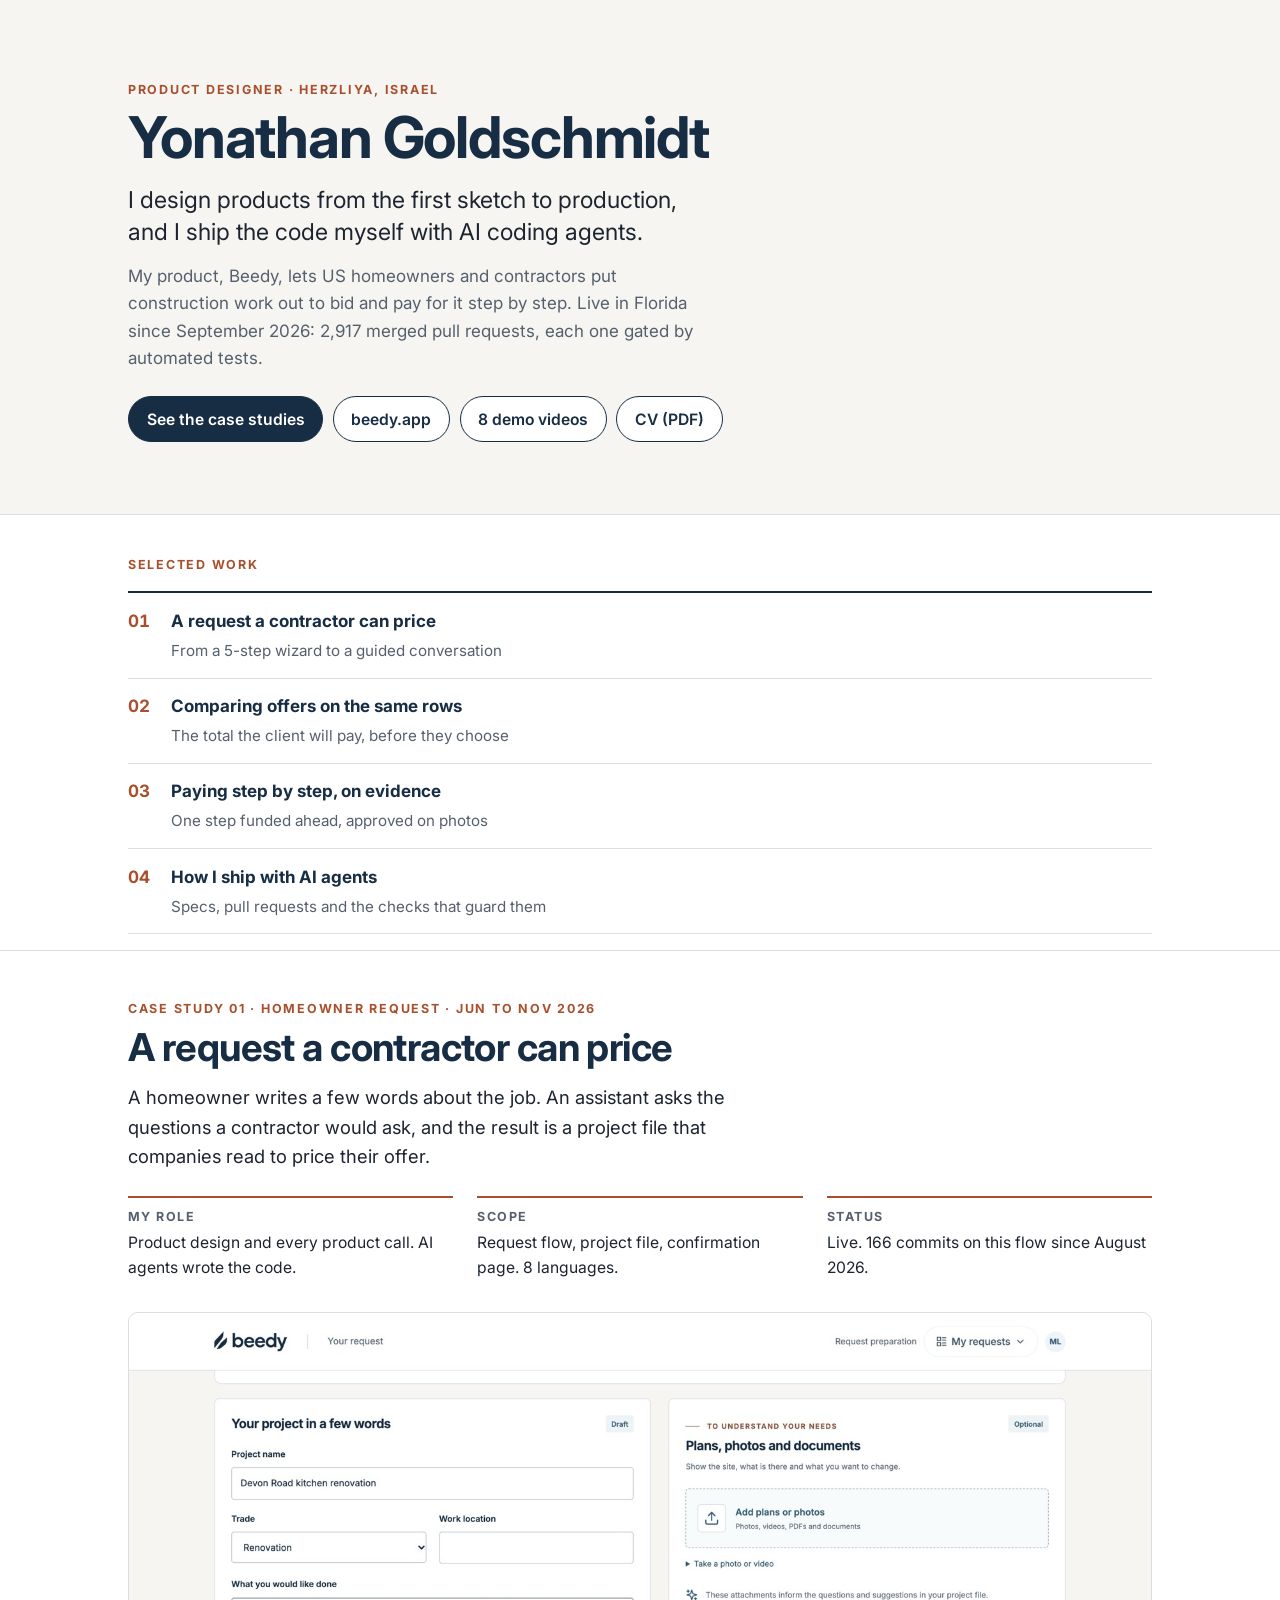
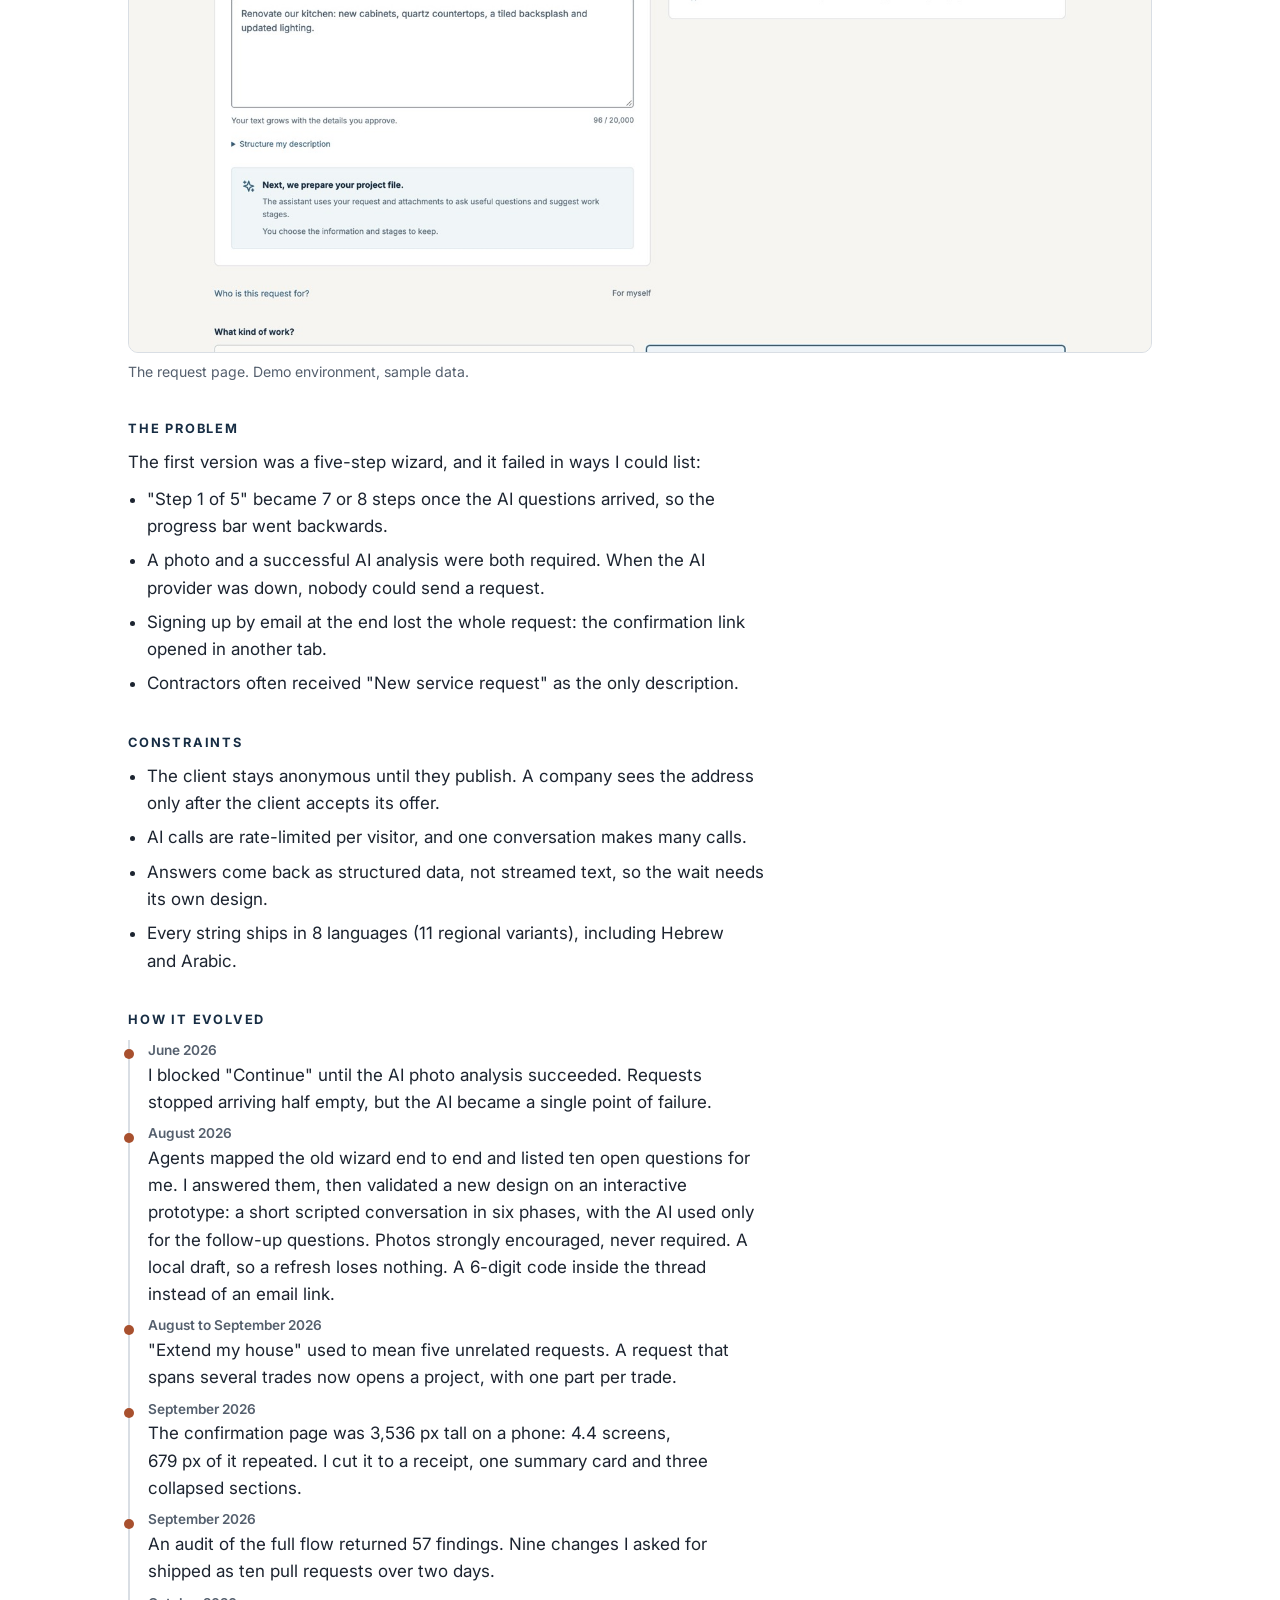
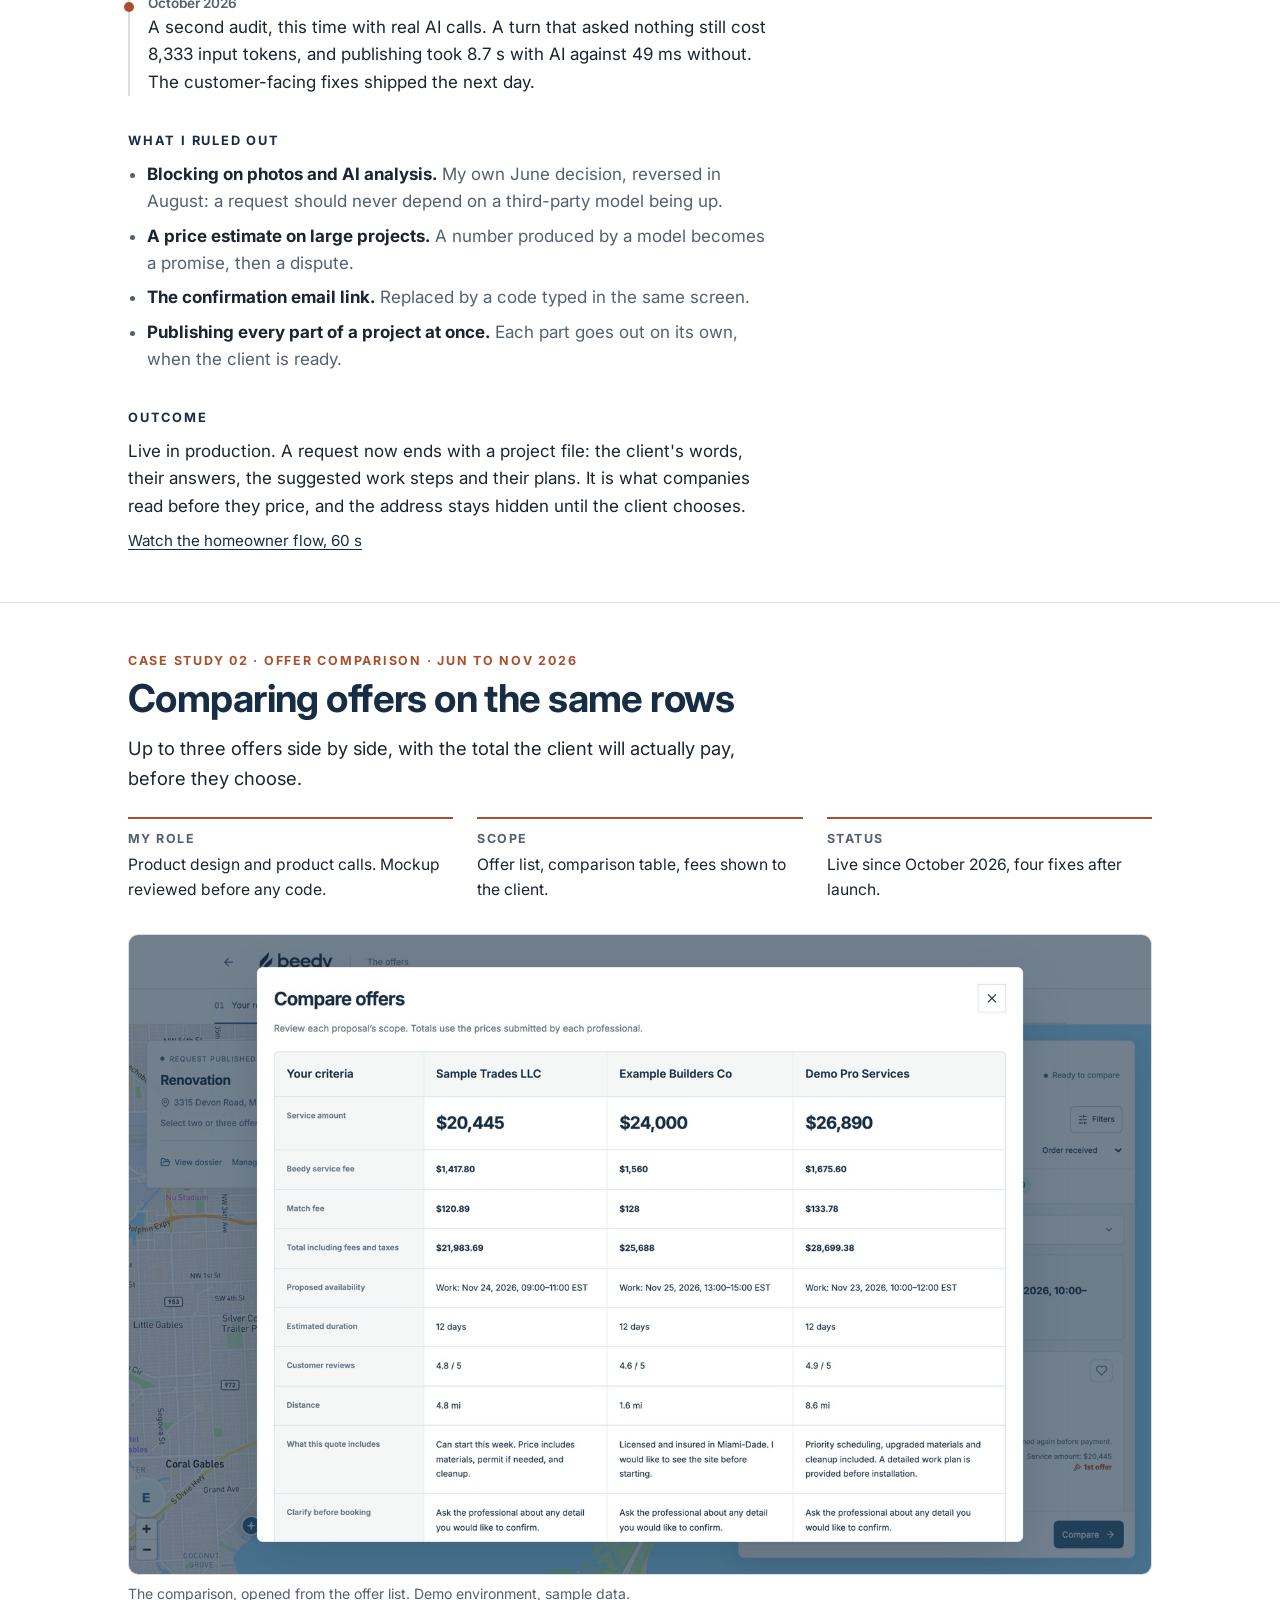
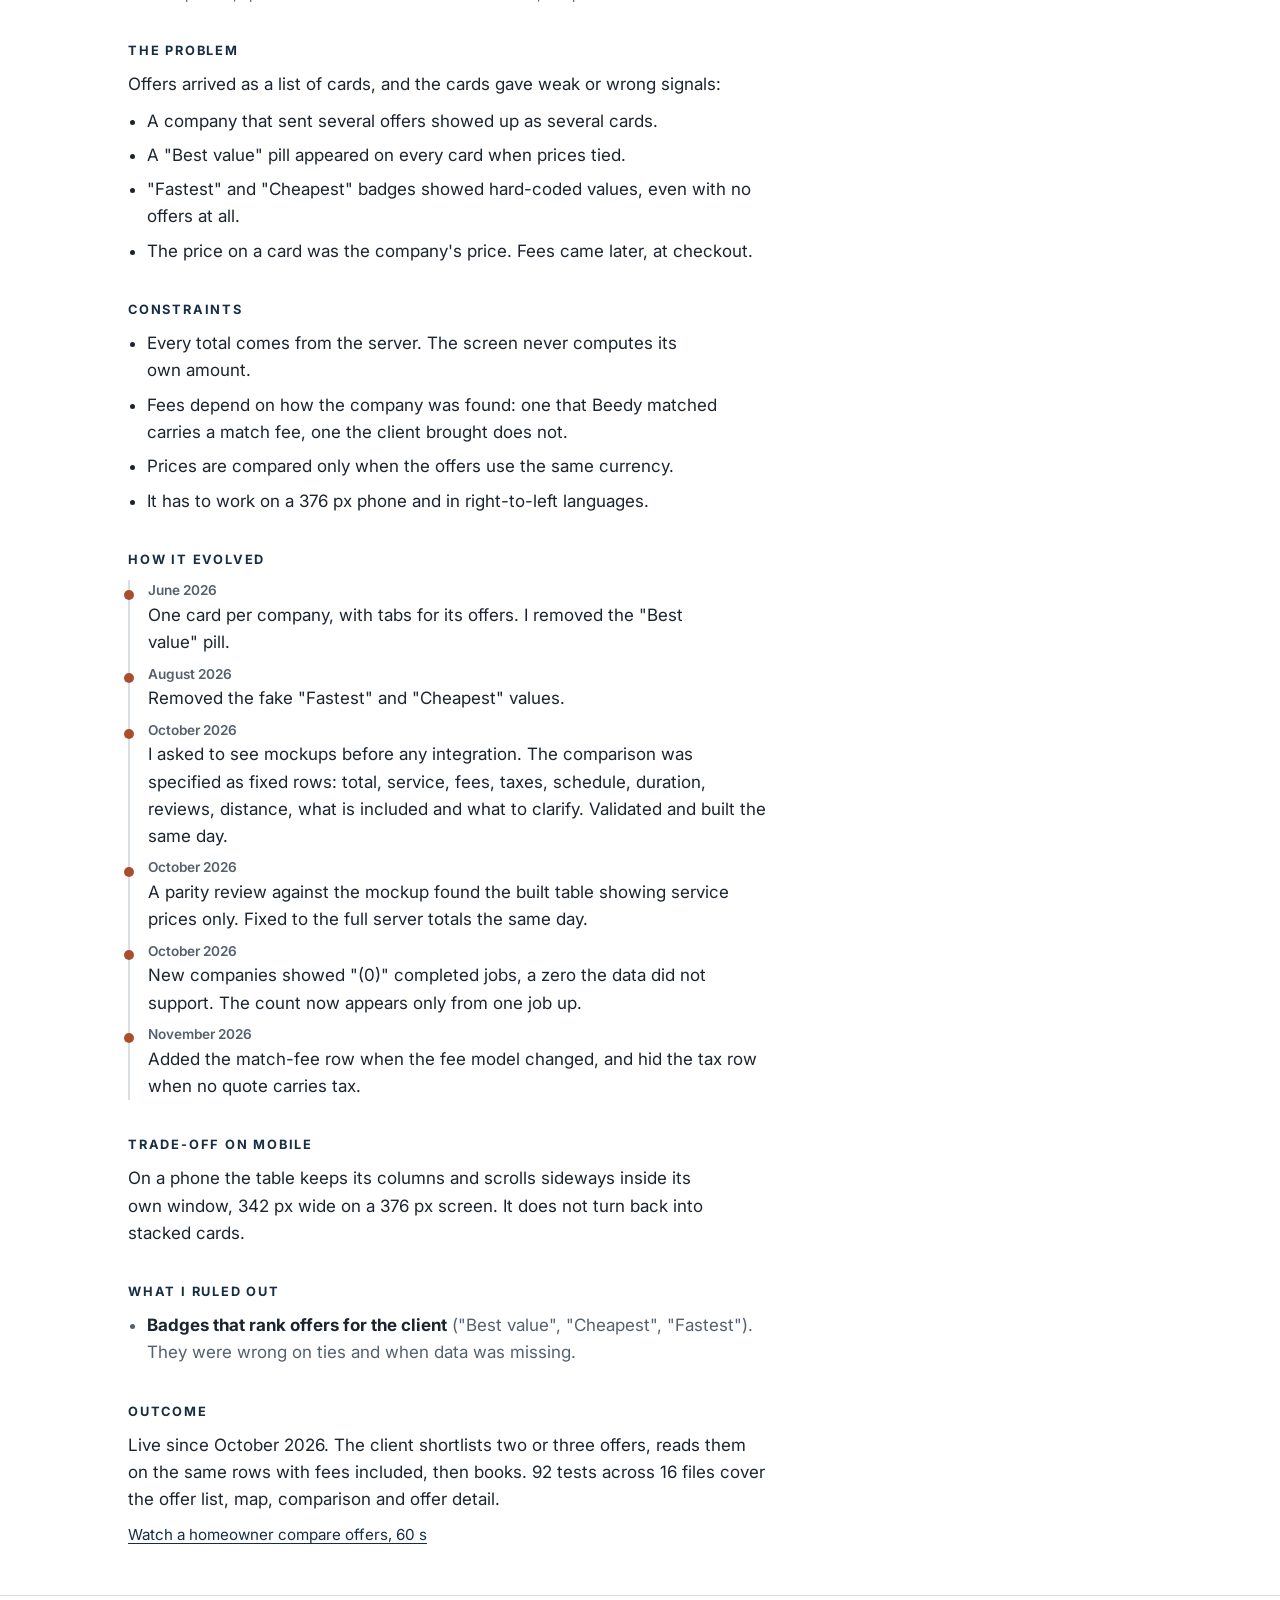
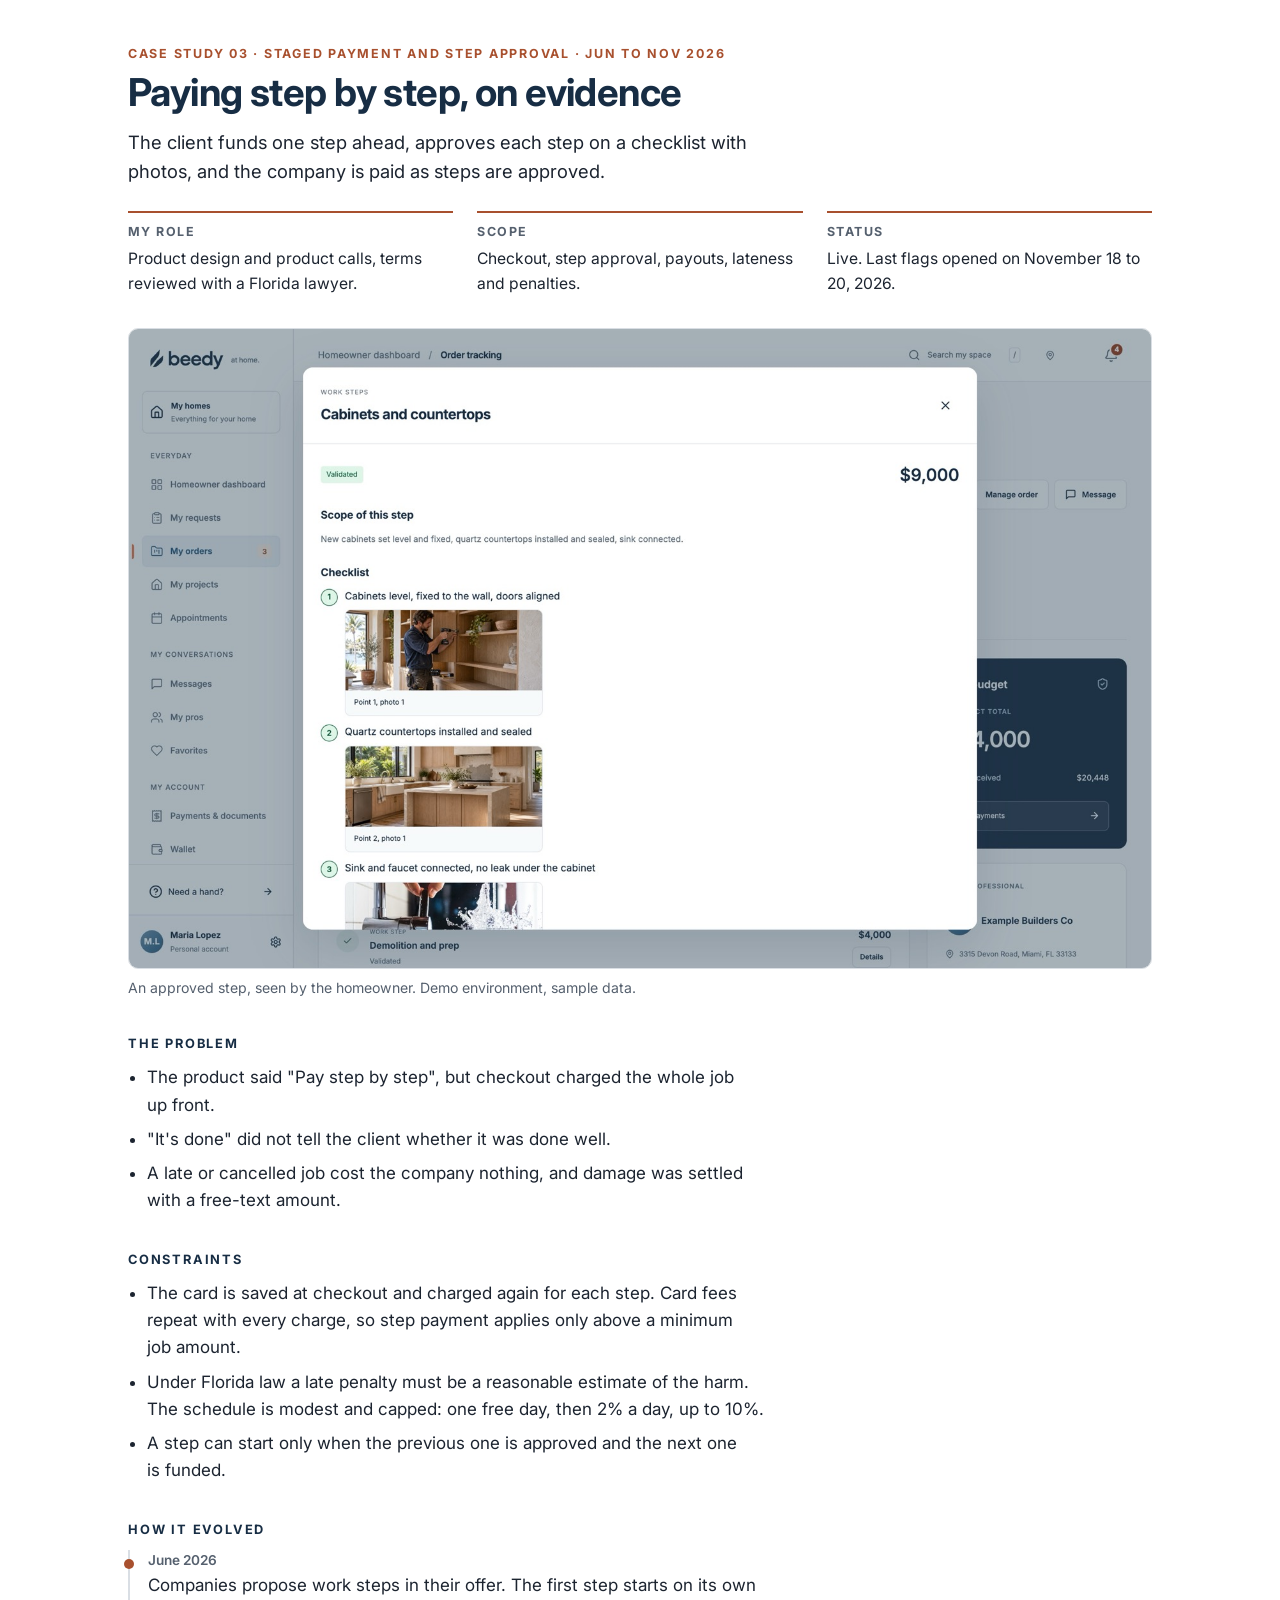
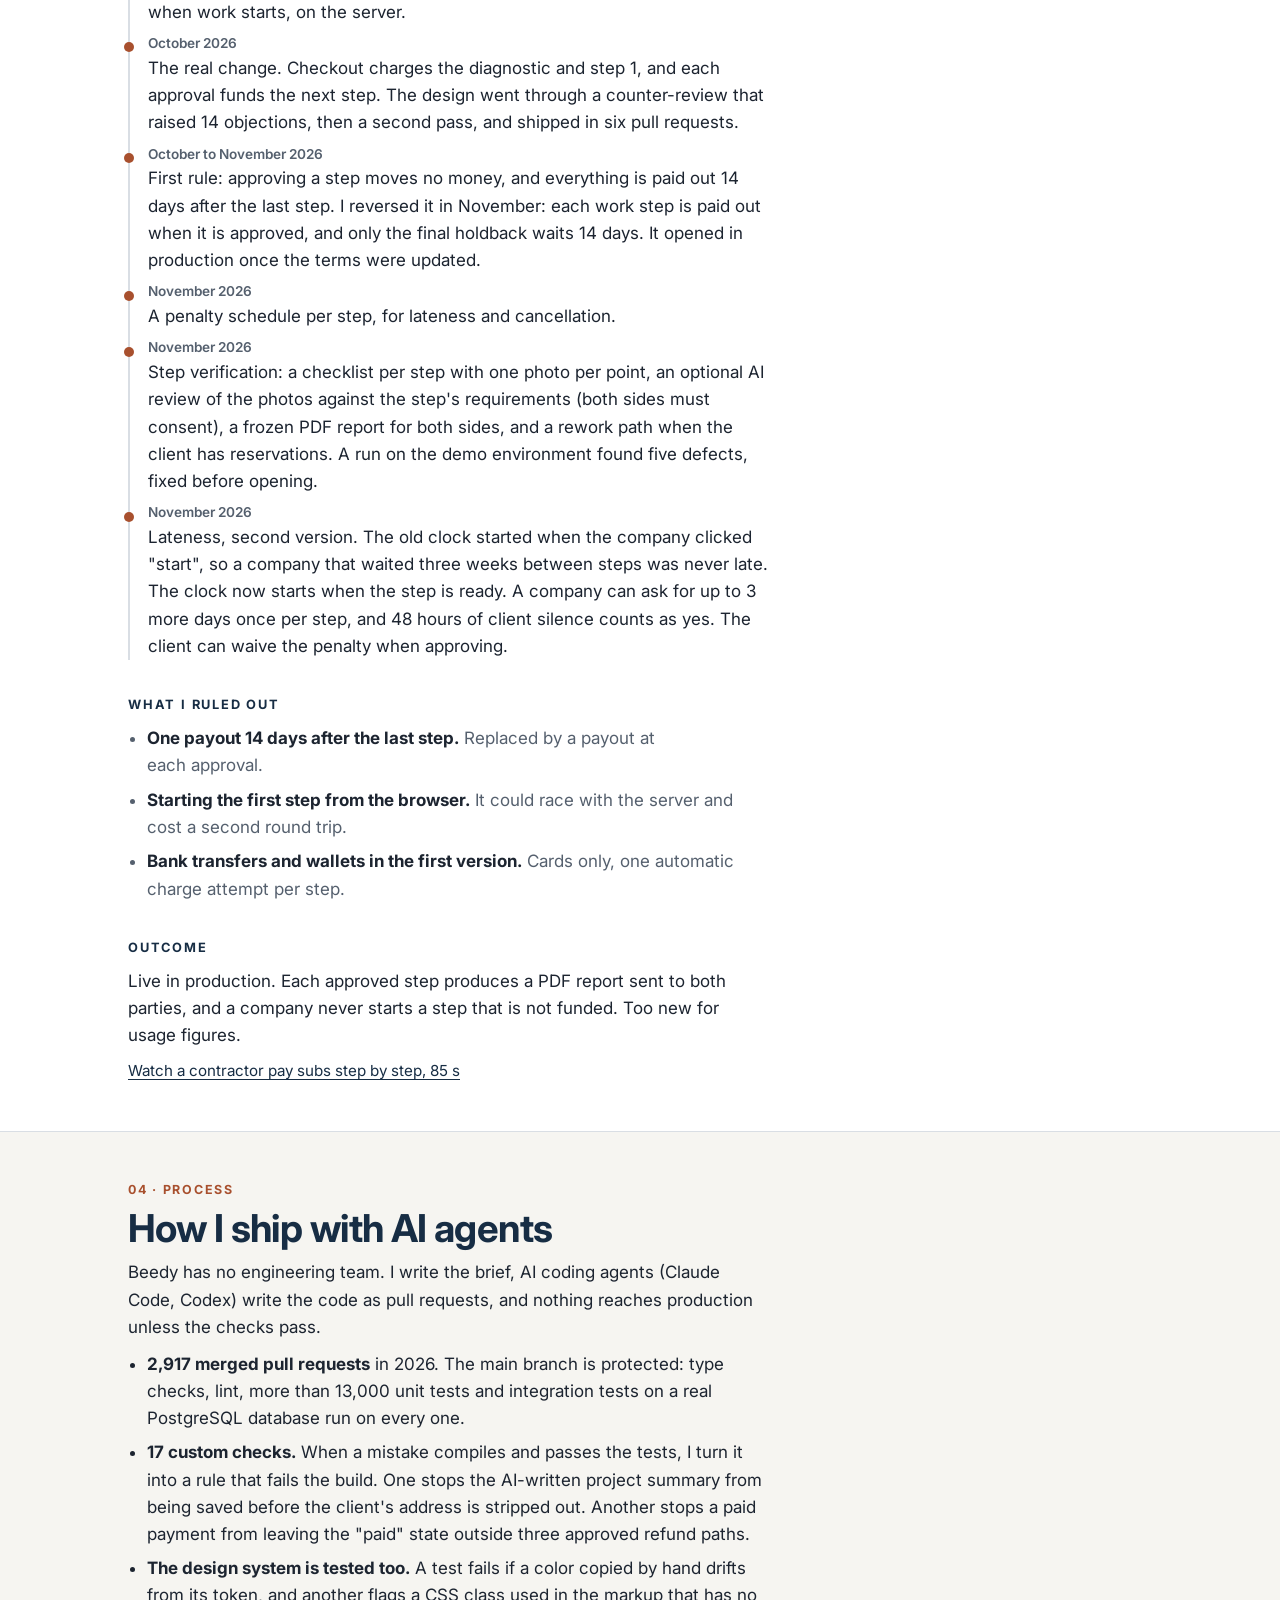
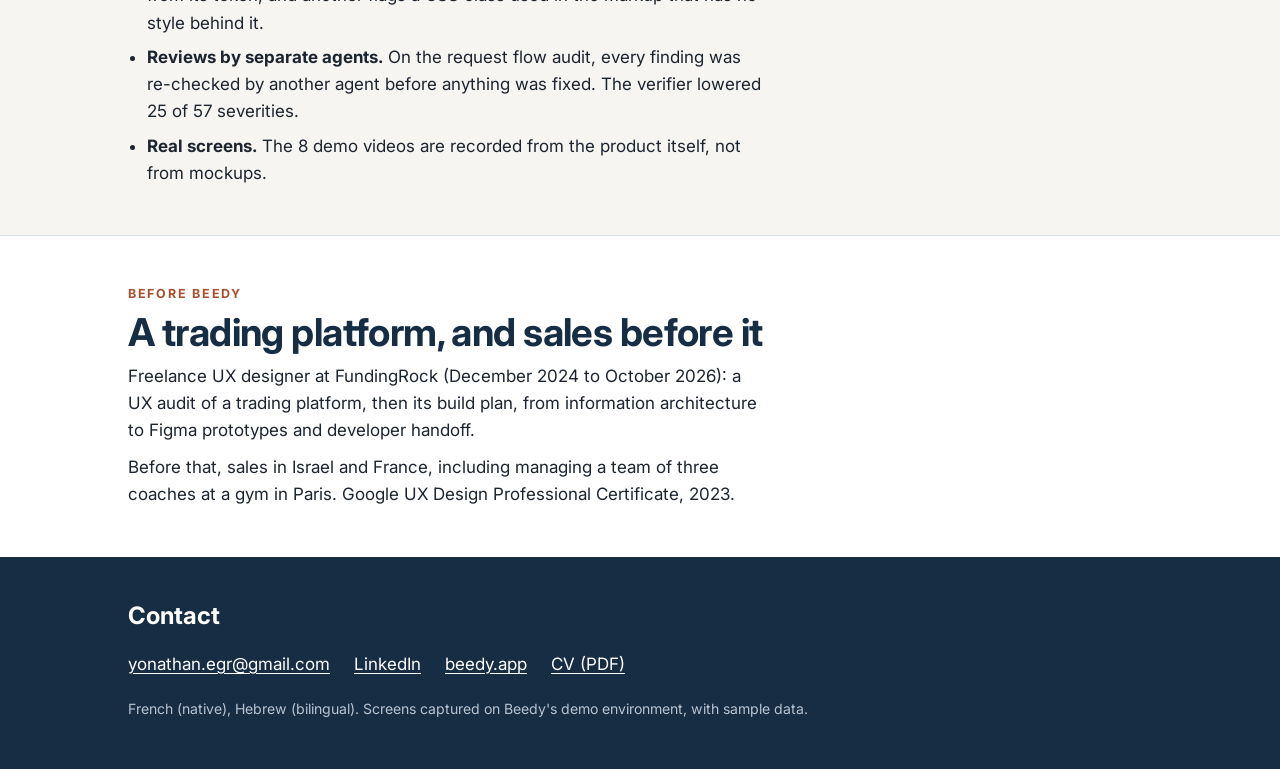
<file: index.html>
<!doctype html>
<html lang="en">
<head>
<meta charset="utf-8">
<meta name="viewport" content="width=device-width, initial-scale=1">
<title>Yonathan Goldschmidt · Product designer</title>
<meta name="description" content="Product designer who ships to production with AI coding agents. Three case studies from Beedy, a construction bidding and staged-payment platform live in Florida.">
<meta name="theme-color" content="#172d44">
<link rel="canonical" href="https://yonathanegr-cmyk.github.io/portfolio/">
<meta property="og:type" content="website">
<meta property="og:url" content="https://yonathanegr-cmyk.github.io/portfolio/">
<meta property="og:title" content="Yonathan Goldschmidt · Product designer">
<meta property="og:description" content="Product designer who ships to production with AI coding agents. Three case studies from Beedy.">
<meta property="og:image" content="https://yonathanegr-cmyk.github.io/portfolio/img/og.jpg">
<meta property="og:image:width" content="1200">
<meta property="og:image:height" content="630">
<meta name="twitter:card" content="summary_large_image">
<link rel="preconnect" href="https://fonts.googleapis.com">
<link rel="preconnect" href="https://fonts.gstatic.com" crossorigin>
<link rel="stylesheet" href="https://fonts.googleapis.com/css2?family=Inter:wght@400;600;700&display=swap">
<link rel="stylesheet" href="site.css">
</head>
<body>

<header class="hero">
  <div class="wrap">
    <p class="kicker">Product designer · Herzliya, Israel</p>
    <h1>Yonathan Goldschmidt</h1>
    <p class="lead">I design products from the first sketch to production, and I ship the code myself with AI coding agents.</p>
    <p class="proof">My product, Beedy, lets US homeowners and contractors put construction work out to bid and pay for it step by step. Live in Florida since September 2026: 2,917 merged pull requests, each one gated by automated tests.</p>
    <ul class="cta">
      <li><a class="btn primary" href="#work">See the case studies</a></li>
      <li><a class="btn" href="https://beedy.app">beedy.app</a></li>
      <li><a class="btn" href="https://www.youtube.com/playlist?list=PLJ3RMMdpBX48">8 demo videos</a></li>
      <li><a class="btn" href="Yonathan-Goldschmidt-CV.pdf">CV (PDF)</a></li>
    </ul>
  </div>
</header>

<main>
  <nav class="toc wrap" id="work" aria-label="Case studies">
    <p class="kicker">Selected work</p>
    <ol>
      <li><a href="#request"><b>01</b><strong>A request a contractor can price</strong><span>From a 5-step wizard to a guided conversation</span></a></li>
      <li><a href="#compare"><b>02</b><strong>Comparing offers on the same rows</strong><span>The total the client will pay, before they choose</span></a></li>
      <li><a href="#steps"><b>03</b><strong>Paying step by step, on evidence</strong><span>One step funded ahead, approved on photos</span></a></li>
      <li><a href="#agents"><b>04</b><strong>How I ship with AI agents</strong><span>Specs, pull requests and the checks that guard them</span></a></li>
    </ol>
  </nav>

  <!-- 01 -->
  <article class="case" id="request">
    <div class="wrap">
      <p class="kicker">Case study 01 · Homeowner request · Jun to Nov 2026</p>
      <h2>A request a contractor can price</h2>
      <p class="summary">A homeowner writes a few words about the job. An assistant asks the questions a contractor would ask, and the result is a project file that companies read to price their offer.</p>
      <dl class="facts">
        <div><dt>My role</dt><dd>Product design and every product call. AI agents wrote the code.</dd></div>
        <div><dt>Scope</dt><dd>Request flow, project file, confirmation page. 8 languages.</dd></div>
        <div><dt>Status</dt><dd>Live. 166 commits on this flow since August 2026.</dd></div>
      </dl>

      <figure class="shot">
        <a href="img/01-request.jpg"><picture><source media="(max-width: 47.99rem)" srcset="img/01-request-m.jpg" width="1000" height="1080"><img src="img/01-request.jpg" width="1600" height="1000" loading="lazy" alt="Request page: project name, trade, location and a free description on the left, plans and photos on the right."></picture></a>
        <figcaption>The request page. Demo environment, sample data.</figcaption>
      </figure>

      <div class="body">
        <h3>The problem</h3>
        <p>The first version was a five-step wizard, and it failed in ways I could list:</p>
        <ul>
          <li>"Step 1 of 5" became 7 or 8 steps once the AI questions arrived, so the progress bar went backwards.</li>
          <li>A photo and a successful AI analysis were both required. When the AI provider was down, nobody could send a request.</li>
          <li>Signing up by email at the end lost the whole request: the confirmation link opened in another tab.</li>
          <li>Contractors often received "New service request" as the only description.</li>
        </ul>

        <h3>Constraints</h3>
        <ul>
          <li>The client stays anonymous until they publish. A company sees the address only after the client accepts its offer.</li>
          <li>AI calls are rate-limited per visitor, and one conversation makes many calls.</li>
          <li>Answers come back as structured data, not streamed text, so the wait needs its own design.</li>
          <li>Every string ships in 8 languages (11 regional variants), including Hebrew and Arabic.</li>
        </ul>

        <h3>How it evolved</h3>
        <ol class="steps">
          <li><time>June 2026</time>I blocked "Continue" until the AI photo analysis succeeded. Requests stopped arriving half empty, but the AI became a single point of failure.</li>
          <li><time>August 2026</time>Agents mapped the old wizard end to end and listed ten open questions for me. I answered them, then validated a new design on an interactive prototype: a short scripted conversation in six phases, with the AI used only for the follow-up questions. Photos strongly encouraged, never required. A local draft, so a refresh loses nothing. A 6-digit code inside the thread instead of an email link.</li>
          <li><time>August to September 2026</time>"Extend my house" used to mean five unrelated requests. A request that spans several trades now opens a project, with one part per trade.</li>
          <li><time>September 2026</time>The confirmation page was 3,536&nbsp;px tall on a phone: 4.4 screens, 679&nbsp;px of it repeated. I cut it to a receipt, one summary card and three collapsed sections.</li>
          <li><time>September 2026</time>An audit of the full flow returned 57 findings. Nine changes I asked for shipped as ten pull requests over two days.</li>
          <li><time>October 2026</time>A second audit, this time with real AI calls. A turn that asked nothing still cost 8,333 input tokens, and publishing took 8.7&nbsp;s with AI against 49&nbsp;ms without. The customer-facing fixes shipped the next day.</li>
        </ol>

        <h3>What I ruled out</h3>
        <ul class="out">
          <li><strong>Blocking on photos and AI analysis.</strong> My own June decision, reversed in August: a request should never depend on a third-party model being up.</li>
          <li><strong>A price estimate on large projects.</strong> A number produced by a model becomes a promise, then a dispute.</li>
          <li><strong>The confirmation email link.</strong> Replaced by a code typed in the same screen.</li>
          <li><strong>Publishing every part of a project at once.</strong> Each part goes out on its own, when the client is ready.</li>
        </ul>

        <h3>Outcome</h3>
        <p>Live in production. A request now ends with a project file: the client's words, their answers, the suggested work steps and their plans. It is what companies read before they price, and the address stays hidden until the client chooses.</p>

        <p class="video"><a href="https://youtu.be/icHGkOKjvtI">Watch the homeowner flow, 60&nbsp;s</a></p>
      </div>
    </div>
  </article>

  <!-- 02 -->
  <article class="case" id="compare">
    <div class="wrap">
      <p class="kicker">Case study 02 · Offer comparison · Jun to Nov 2026</p>
      <h2>Comparing offers on the same rows</h2>
      <p class="summary">Up to three offers side by side, with the total the client will actually pay, before they choose.</p>
      <dl class="facts">
        <div><dt>My role</dt><dd>Product design and product calls. Mockup reviewed before any code.</dd></div>
        <div><dt>Scope</dt><dd>Offer list, comparison table, fees shown to the client.</dd></div>
        <div><dt>Status</dt><dd>Live since October 2026, four fixes after launch.</dd></div>
      </dl>

      <figure class="shot pan">
        <a href="img/02-compare.jpg"><picture><source media="(max-width: 47.99rem)" srcset="img/02-compare-m.jpg" width="1720" height="1300"><img src="img/02-compare.jpg" width="1600" height="1000" loading="lazy" alt="Comparison table of three offers: service amount, Beedy fee, match fee, total with fees and taxes, availability, duration, reviews, distance and what the quote includes."></picture></a>
        <figcaption><span class="m-only">Swipe sideways to see the three offers. </span>The comparison, opened from the offer list. Demo environment, sample data.</figcaption>
      </figure>

      <div class="body">
        <h3>The problem</h3>
        <p>Offers arrived as a list of cards, and the cards gave weak or wrong signals:</p>
        <ul>
          <li>A company that sent several offers showed up as several cards.</li>
          <li>A "Best value" pill appeared on every card when prices tied.</li>
          <li>"Fastest" and "Cheapest" badges showed hard-coded values, even with no offers at all.</li>
          <li>The price on a card was the company's price. Fees came later, at checkout.</li>
        </ul>

        <h3>Constraints</h3>
        <ul>
          <li>Every total comes from the server. The screen never computes its own amount.</li>
          <li>Fees depend on how the company was found: one that Beedy matched carries a match fee, one the client brought does not.</li>
          <li>Prices are compared only when the offers use the same currency.</li>
          <li>It has to work on a 376&nbsp;px phone and in right-to-left languages.</li>
        </ul>

        <h3>How it evolved</h3>
        <ol class="steps">
          <li><time>June 2026</time>One card per company, with tabs for its offers. I removed the "Best value" pill.</li>
          <li><time>August 2026</time>Removed the fake "Fastest" and "Cheapest" values.</li>
          <li><time>October 2026</time>I asked to see mockups before any integration. The comparison was specified as fixed rows: total, service, fees, taxes, schedule, duration, reviews, distance, what is included and what to clarify. Validated and built the same day.</li>
          <li><time>October 2026</time>A parity review against the mockup found the built table showing service prices only. Fixed to the full server totals the same day.</li>
          <li><time>October 2026</time>New companies showed "(0)" completed jobs, a zero the data did not support. The count now appears only from one job up.</li>
          <li><time>November 2026</time>Added the match-fee row when the fee model changed, and hid the tax row when no quote carries tax.</li>
        </ol>

        <h3>Trade-off on mobile</h3>
        <p>On a phone the table keeps its columns and scrolls sideways inside its own window, 342&nbsp;px wide on a 376&nbsp;px screen. It does not turn back into stacked cards.</p>

        <h3>What I ruled out</h3>
        <ul class="out">
          <li><strong>Badges that rank offers for the client</strong> ("Best value", "Cheapest", "Fastest"). They were wrong on ties and when data was missing.</li>
        </ul>

        <h3>Outcome</h3>
        <p>Live since October 2026. The client shortlists two or three offers, reads them on the same rows with fees included, then books. 92 tests across 16 files cover the offer list, map, comparison and offer detail.</p>

        <p class="video"><a href="https://youtu.be/icHGkOKjvtI">Watch a homeowner compare offers, 60&nbsp;s</a></p>
      </div>
    </div>
  </article>

  <!-- 03 -->
  <article class="case" id="steps">
    <div class="wrap">
      <p class="kicker">Case study 03 · Staged payment and step approval · Jun to Nov 2026</p>
      <h2>Paying step by step, on evidence</h2>
      <p class="summary">The client funds one step ahead, approves each step on a checklist with photos, and the company is paid as steps are approved.</p>
      <dl class="facts">
        <div><dt>My role</dt><dd>Product design and product calls, terms reviewed with a Florida lawyer.</dd></div>
        <div><dt>Scope</dt><dd>Checkout, step approval, payouts, lateness and penalties.</dd></div>
        <div><dt>Status</dt><dd>Live. Last flags opened on November 18 to 20, 2026.</dd></div>
      </dl>

      <figure class="shot">
        <a href="img/03-step.jpg"><picture><source media="(max-width: 47.99rem)" srcset="img/03-step-m.jpg" width="810" height="1280"><img src="img/03-step.jpg" width="1600" height="1000" loading="lazy" alt="An approved work step: its scope, a checklist, and one photo for each checklist point."></picture></a>
        <figcaption>An approved step, seen by the homeowner. Demo environment, sample data.</figcaption>
      </figure>

      <div class="body">
        <h3>The problem</h3>
        <ul>
          <li>The product said "Pay step by step", but checkout charged the whole job up front.</li>
          <li>"It's done" did not tell the client whether it was done well.</li>
          <li>A late or cancelled job cost the company nothing, and damage was settled with a free-text amount.</li>
        </ul>

        <h3>Constraints</h3>
        <ul>
          <li>The card is saved at checkout and charged again for each step. Card fees repeat with every charge, so step payment applies only above a minimum job amount.</li>
          <li>Under Florida law a late penalty must be a reasonable estimate of the harm. The schedule is modest and capped: one free day, then 2% a day, up to 10%.</li>
          <li>A step can start only when the previous one is approved and the next one is funded.</li>
        </ul>

        <h3>How it evolved</h3>
        <ol class="steps">
          <li><time>June 2026</time>Companies propose work steps in their offer. The first step starts on its own when work starts, on the server.</li>
          <li><time>October 2026</time>The real change. Checkout charges the diagnostic and step 1, and each approval funds the next step. The design went through a counter-review that raised 14 objections, then a second pass, and shipped in six pull requests.</li>
          <li><time>October to November 2026</time>First rule: approving a step moves no money, and everything is paid out 14 days after the last step. I reversed it in November: each work step is paid out when it is approved, and only the final holdback waits 14 days. It opened in production once the terms were updated.</li>
          <li><time>November 2026</time>A penalty schedule per step, for lateness and cancellation.</li>
          <li><time>November 2026</time>Step verification: a checklist per step with one photo per point, an optional AI review of the photos against the step's requirements (both sides must consent), a frozen PDF report for both sides, and a rework path when the client has reservations. A run on the demo environment found five defects, fixed before opening.</li>
          <li><time>November 2026</time>Lateness, second version. The old clock started when the company clicked "start", so a company that waited three weeks between steps was never late. The clock now starts when the step is ready. A company can ask for up to 3 more days once per step, and 48 hours of client silence counts as yes. The client can waive the penalty when approving.</li>
        </ol>

        <h3>What I ruled out</h3>
        <ul class="out">
          <li><strong>One payout 14 days after the last step.</strong> Replaced by a payout at each approval.</li>
          <li><strong>Starting the first step from the browser.</strong> It could race with the server and cost a second round trip.</li>
          <li><strong>Bank transfers and wallets in the first version.</strong> Cards only, one automatic charge attempt per step.</li>
        </ul>

        <h3>Outcome</h3>
        <p>Live in production. Each approved step produces a PDF report sent to both parties, and a company never starts a step that is not funded. Too new for usage figures.</p>

        <p class="video"><a href="https://youtu.be/-7ao24kmiCw">Watch a contractor pay subs step by step, 85&nbsp;s</a></p>
      </div>
    </div>
  </article>

  <!-- 04 -->
  <section class="section alt" id="agents">
    <div class="wrap">
      <p class="kicker">04 · Process</p>
      <h2>How I ship with AI agents</h2>
      <div class="body">
        <p>Beedy has no engineering team. I write the brief, AI coding agents (Claude Code, Codex) write the code as pull requests, and nothing reaches production unless the checks pass.</p>
        <ul>
          <li><strong>2,917 merged pull requests</strong> in 2026. The main branch is protected: type checks, lint, more than 13,000 unit tests and integration tests on a real PostgreSQL database run on every one.</li>
          <li><strong>17 custom checks.</strong> When a mistake compiles and passes the tests, I turn it into a rule that fails the build. One stops the AI-written project summary from being saved before the client's address is stripped out. Another stops a paid payment from leaving the "paid" state outside three approved refund paths.</li>
          <li><strong>The design system is tested too.</strong> A test fails if a color copied by hand drifts from its token, and another flags a CSS class used in the markup that has no style behind it.</li>
          <li><strong>Reviews by separate agents.</strong> On the request flow audit, every finding was re-checked by another agent before anything was fixed. The verifier lowered 25 of 57 severities.</li>
          <li><strong>Real screens.</strong> The 8 demo videos are recorded from the product itself, not from mockups.</li>
        </ul>
      </div>
    </div>
  </section>

  <section class="section" id="before">
    <div class="wrap">
      <p class="kicker">Before Beedy</p>
      <h2>A trading platform, and sales before it</h2>
      <div class="body">
        <p>Freelance UX designer at FundingRock (December 2024 to October 2026): a UX audit of a trading platform, then its build plan, from information architecture to Figma prototypes and developer handoff.</p>
        <p>Before that, sales in Israel and France, including managing a team of three coaches at a gym in Paris. Google UX Design Professional Certificate, 2023.</p>
      </div>
    </div>
  </section>
</main>

<footer id="contact">
  <div class="wrap">
    <h2>Contact</h2>
    <ul>
      <li><a href="mailto:yonathan.egr@gmail.com">yonathan.egr@gmail.com</a></li>
      <li><a href="https://www.linkedin.com/in/yonathan-g-806021127">LinkedIn</a></li>
      <li><a href="https://beedy.app">beedy.app</a></li>
      <li><a href="Yonathan-Goldschmidt-CV.pdf">CV (PDF)</a></li>
    </ul>
    <p>French (native), Hebrew (bilingual). Screens captured on Beedy's demo environment, with sample data.</p>
  </div>
</footer>

</body>
</html>
</file>
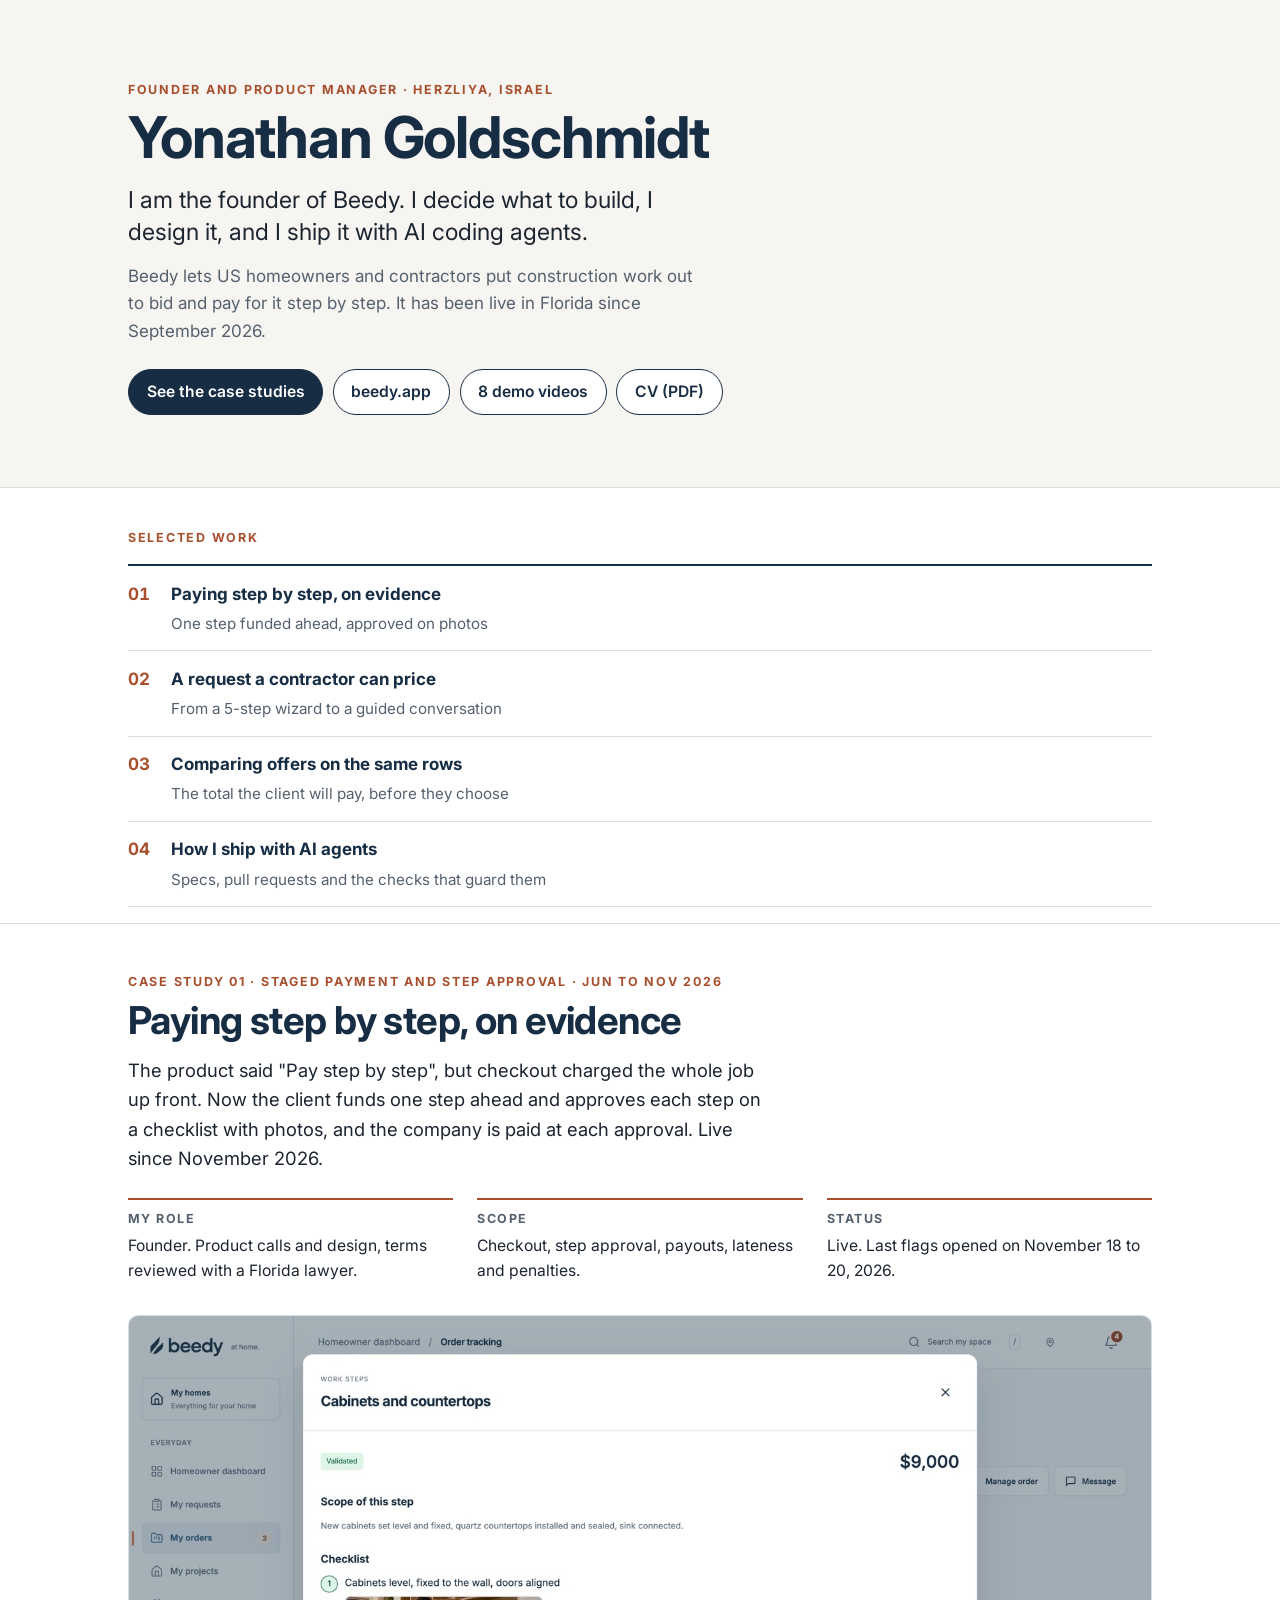
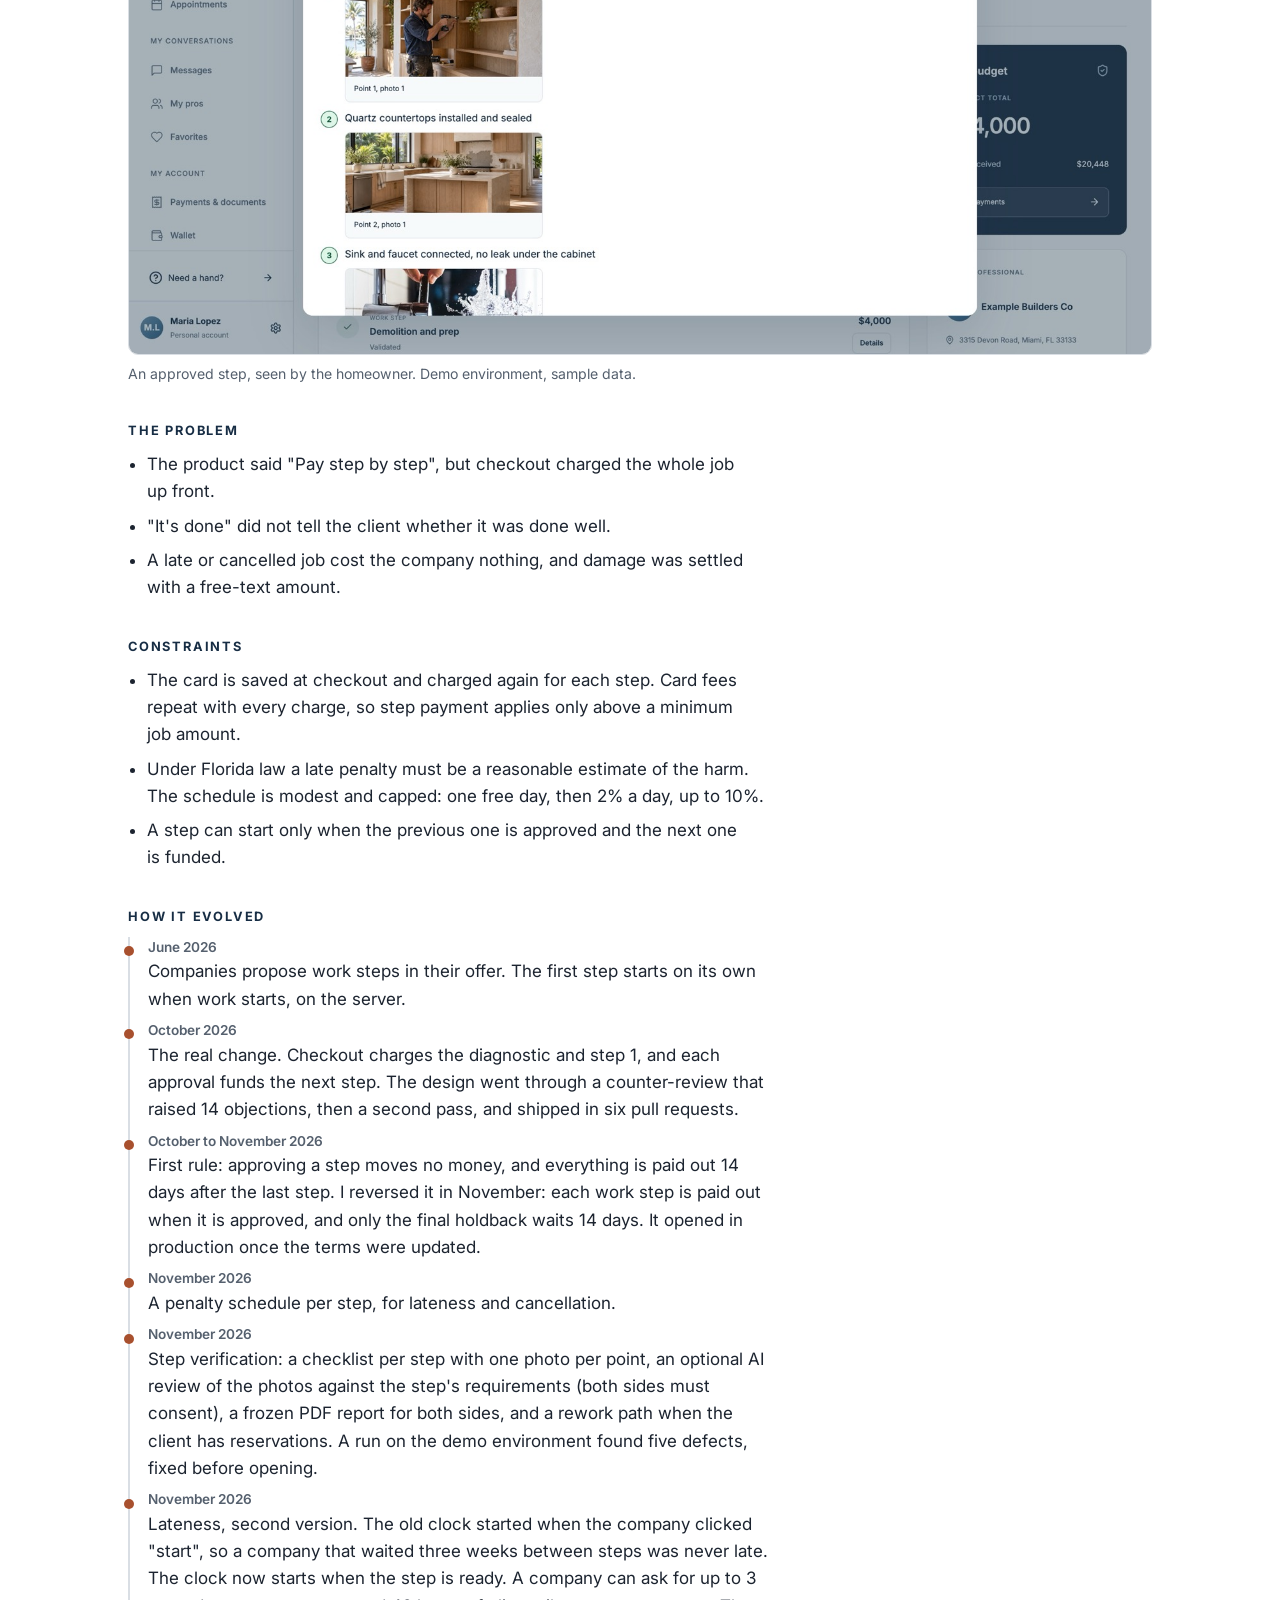
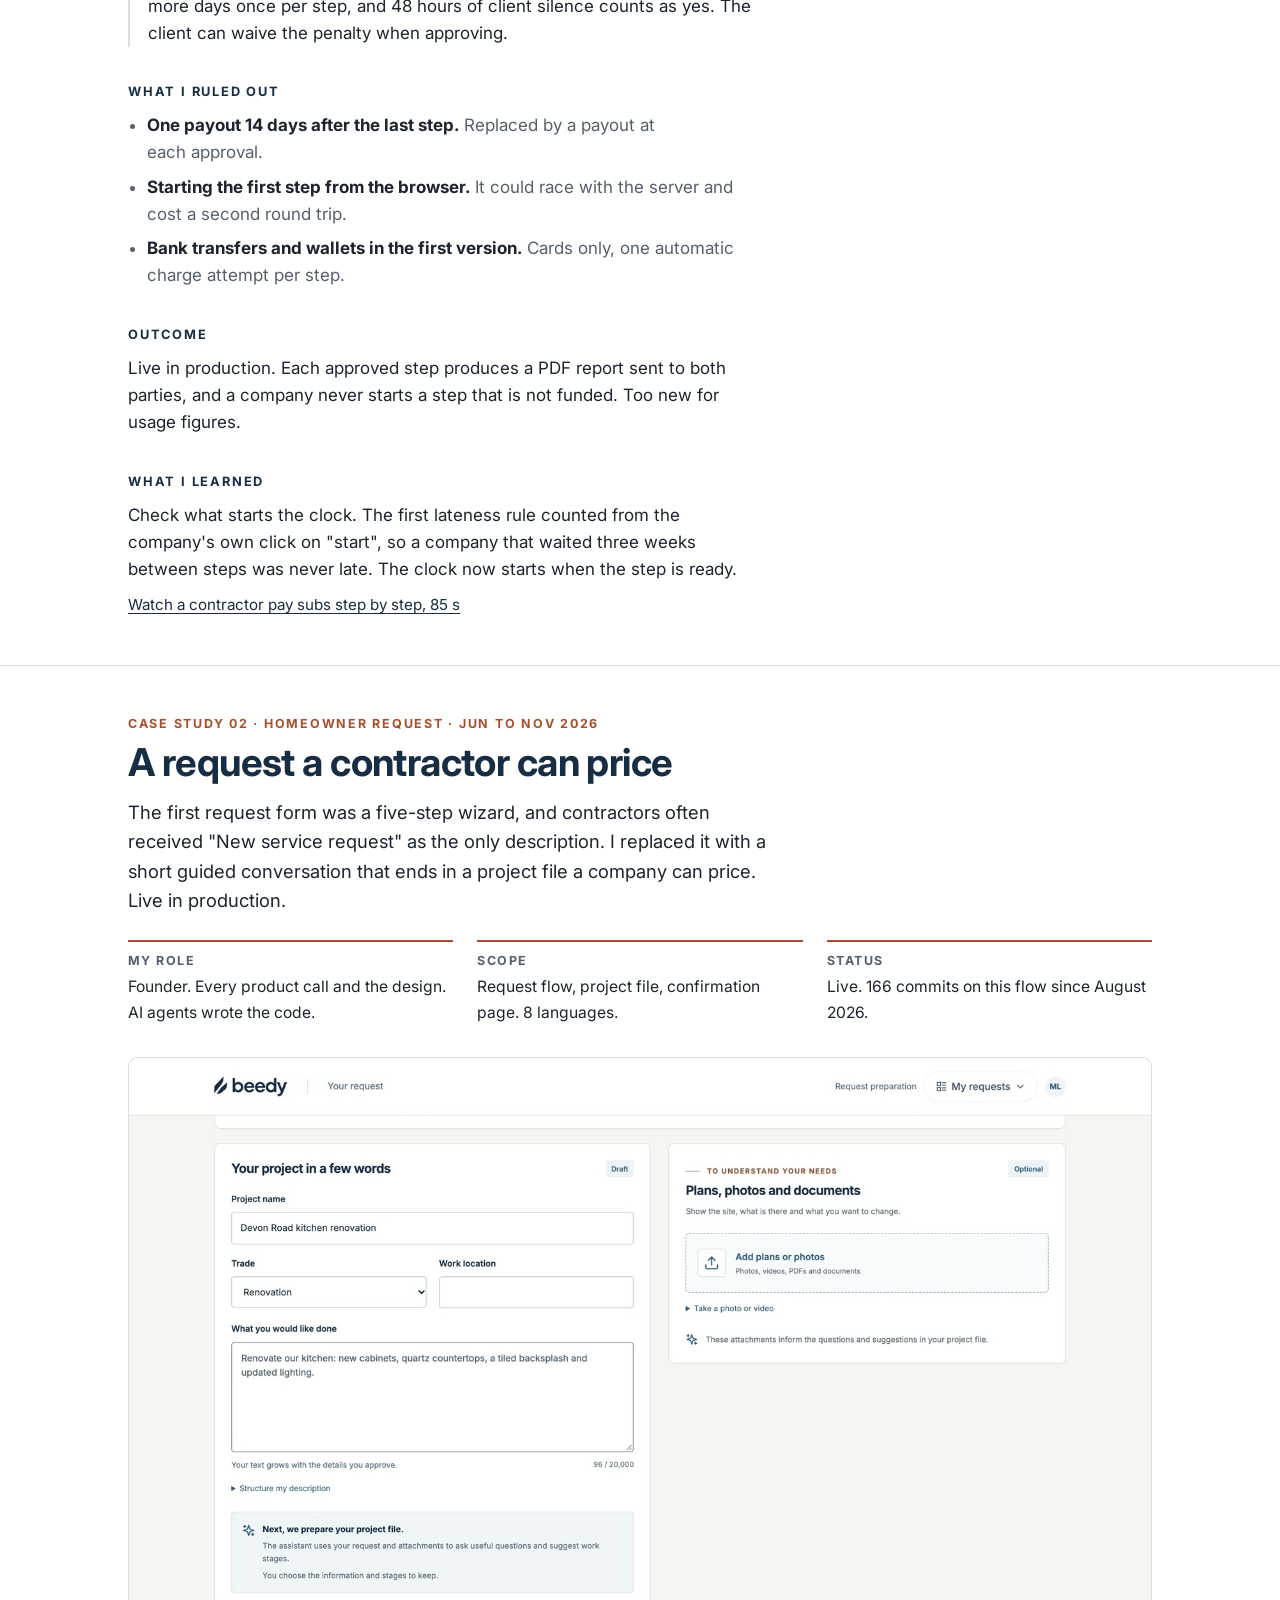
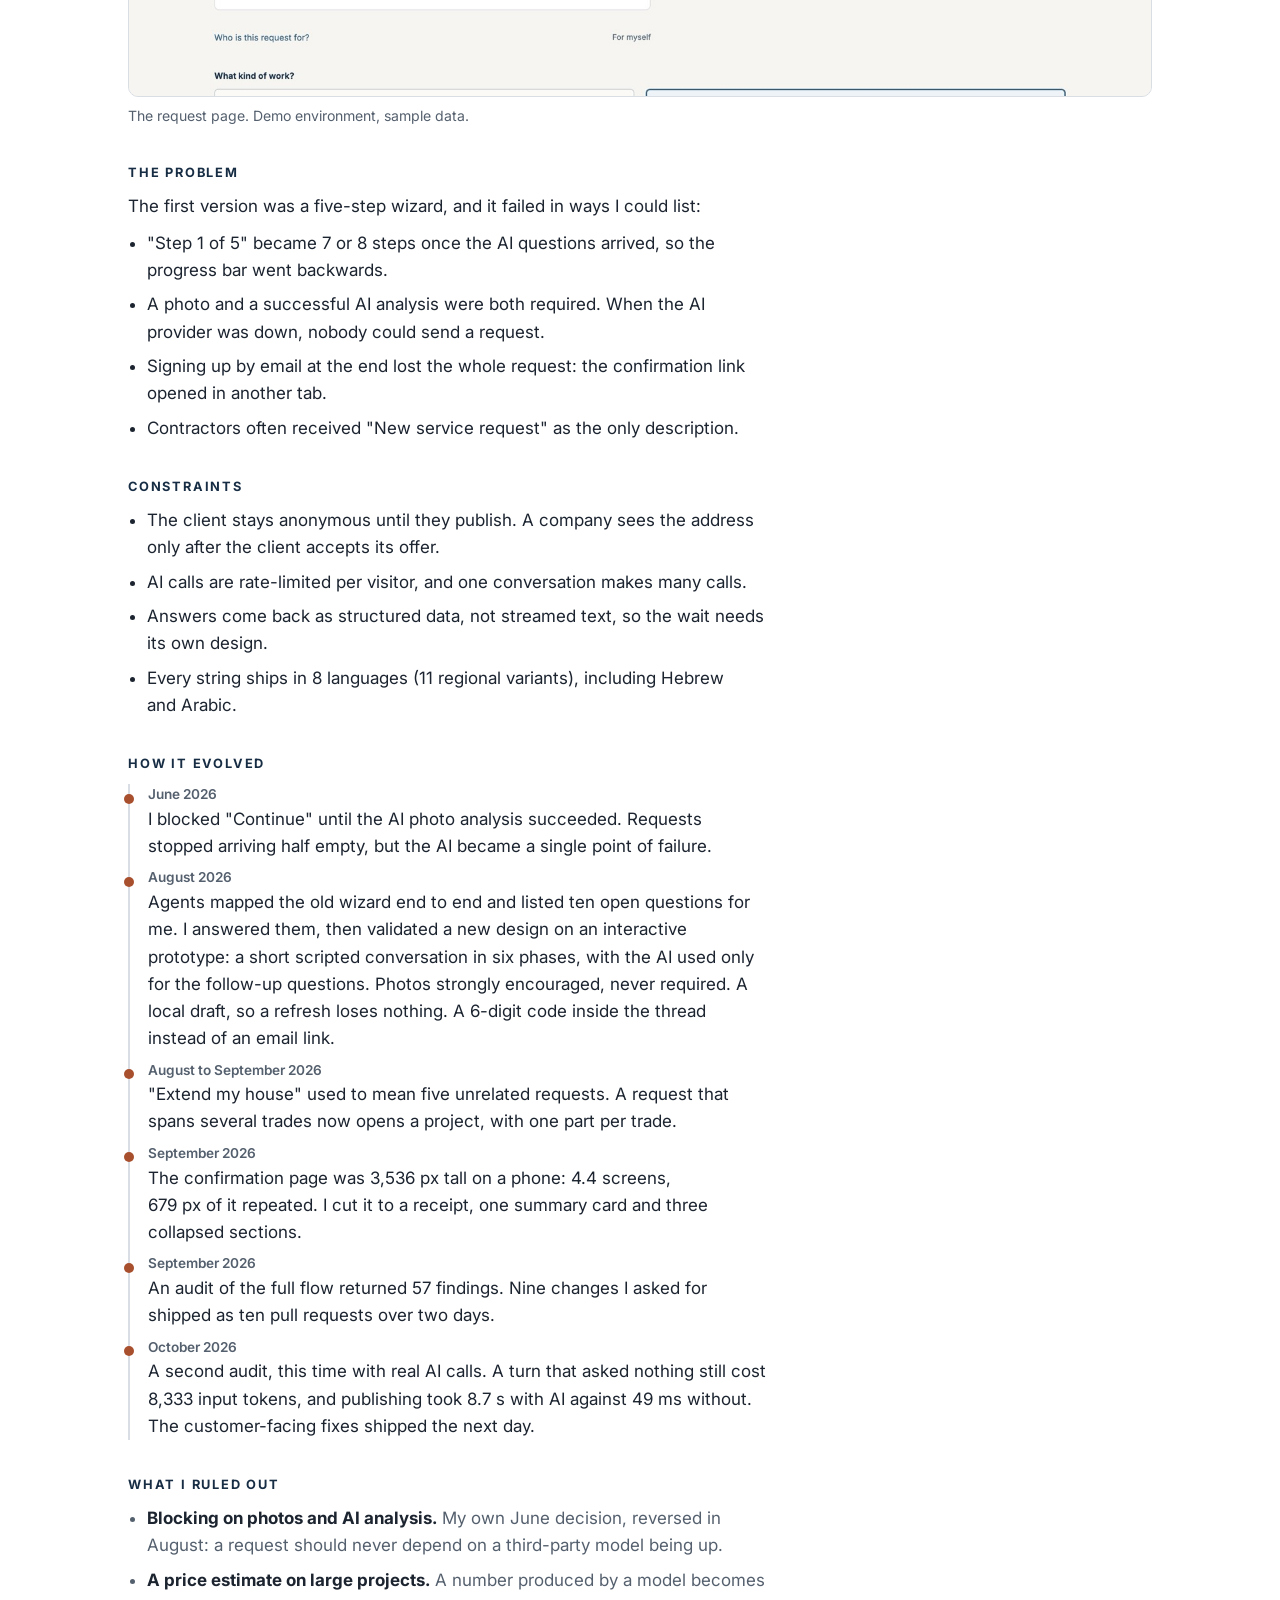
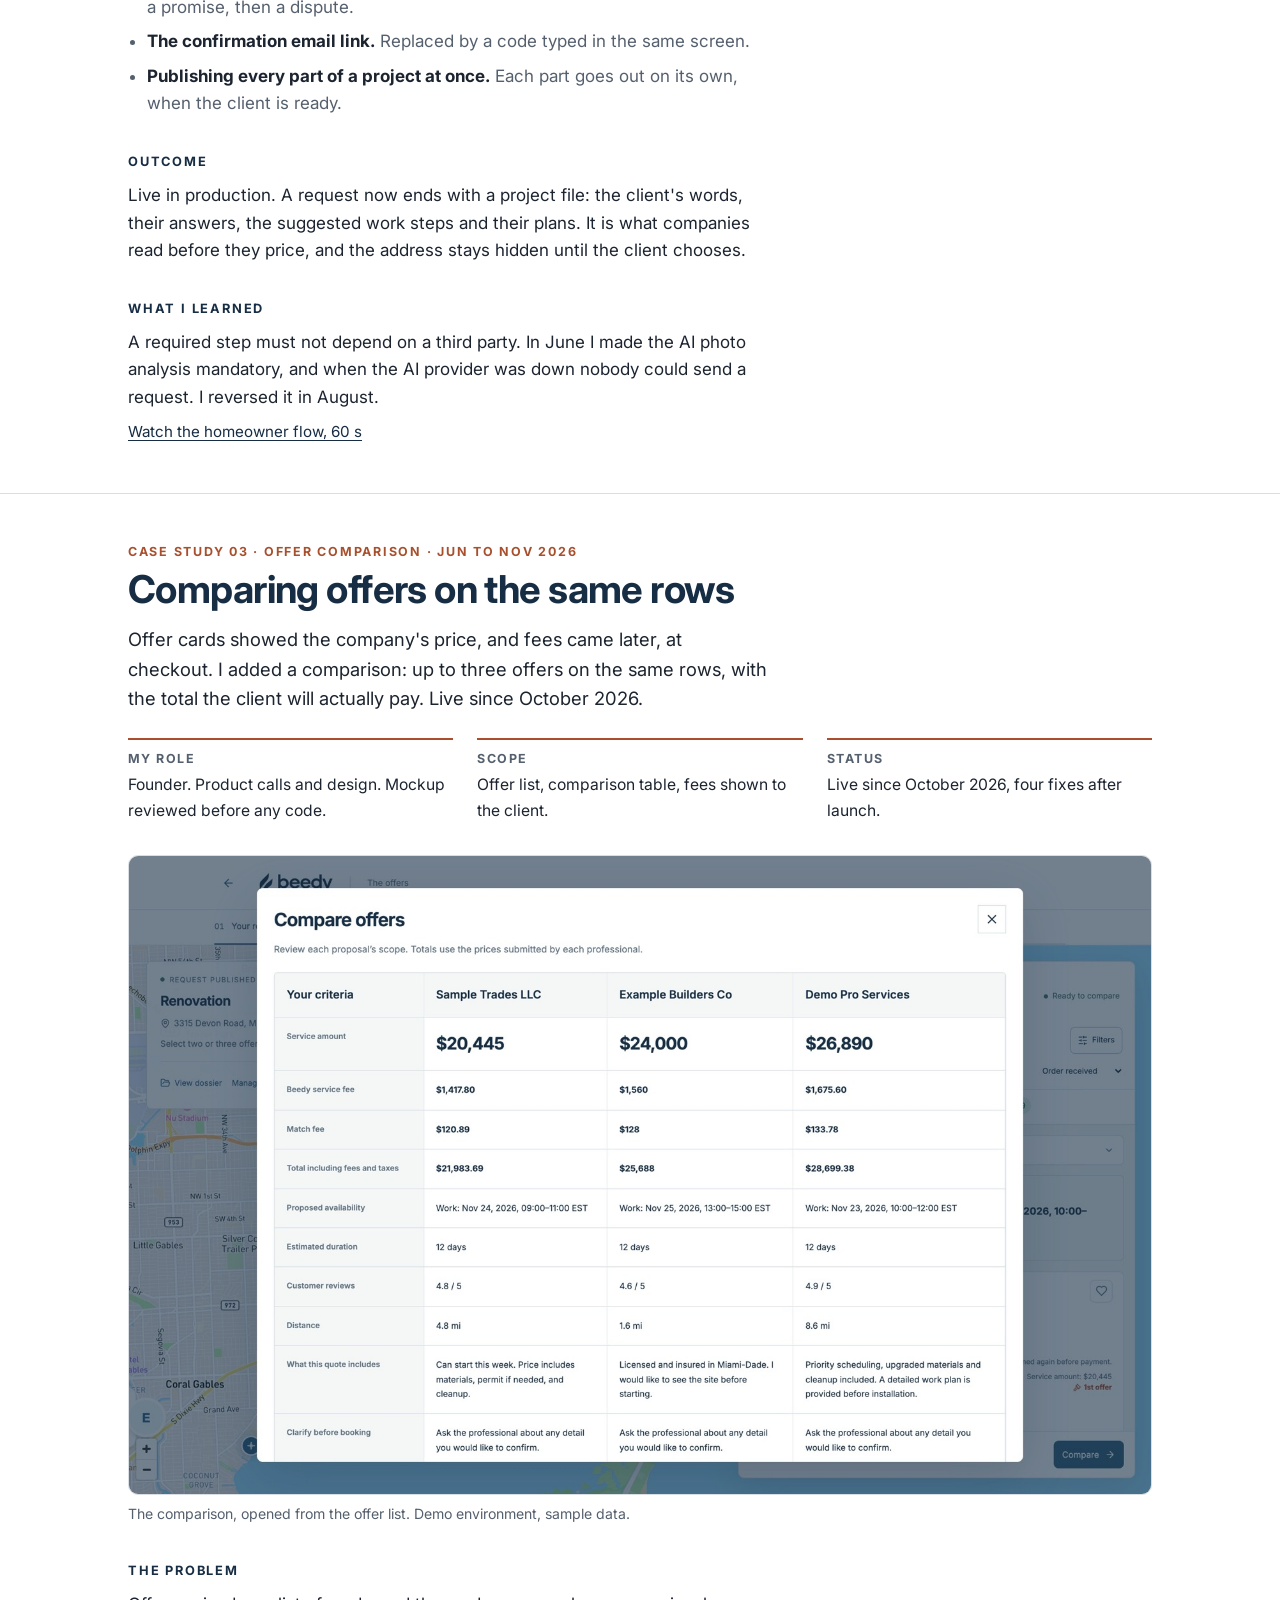
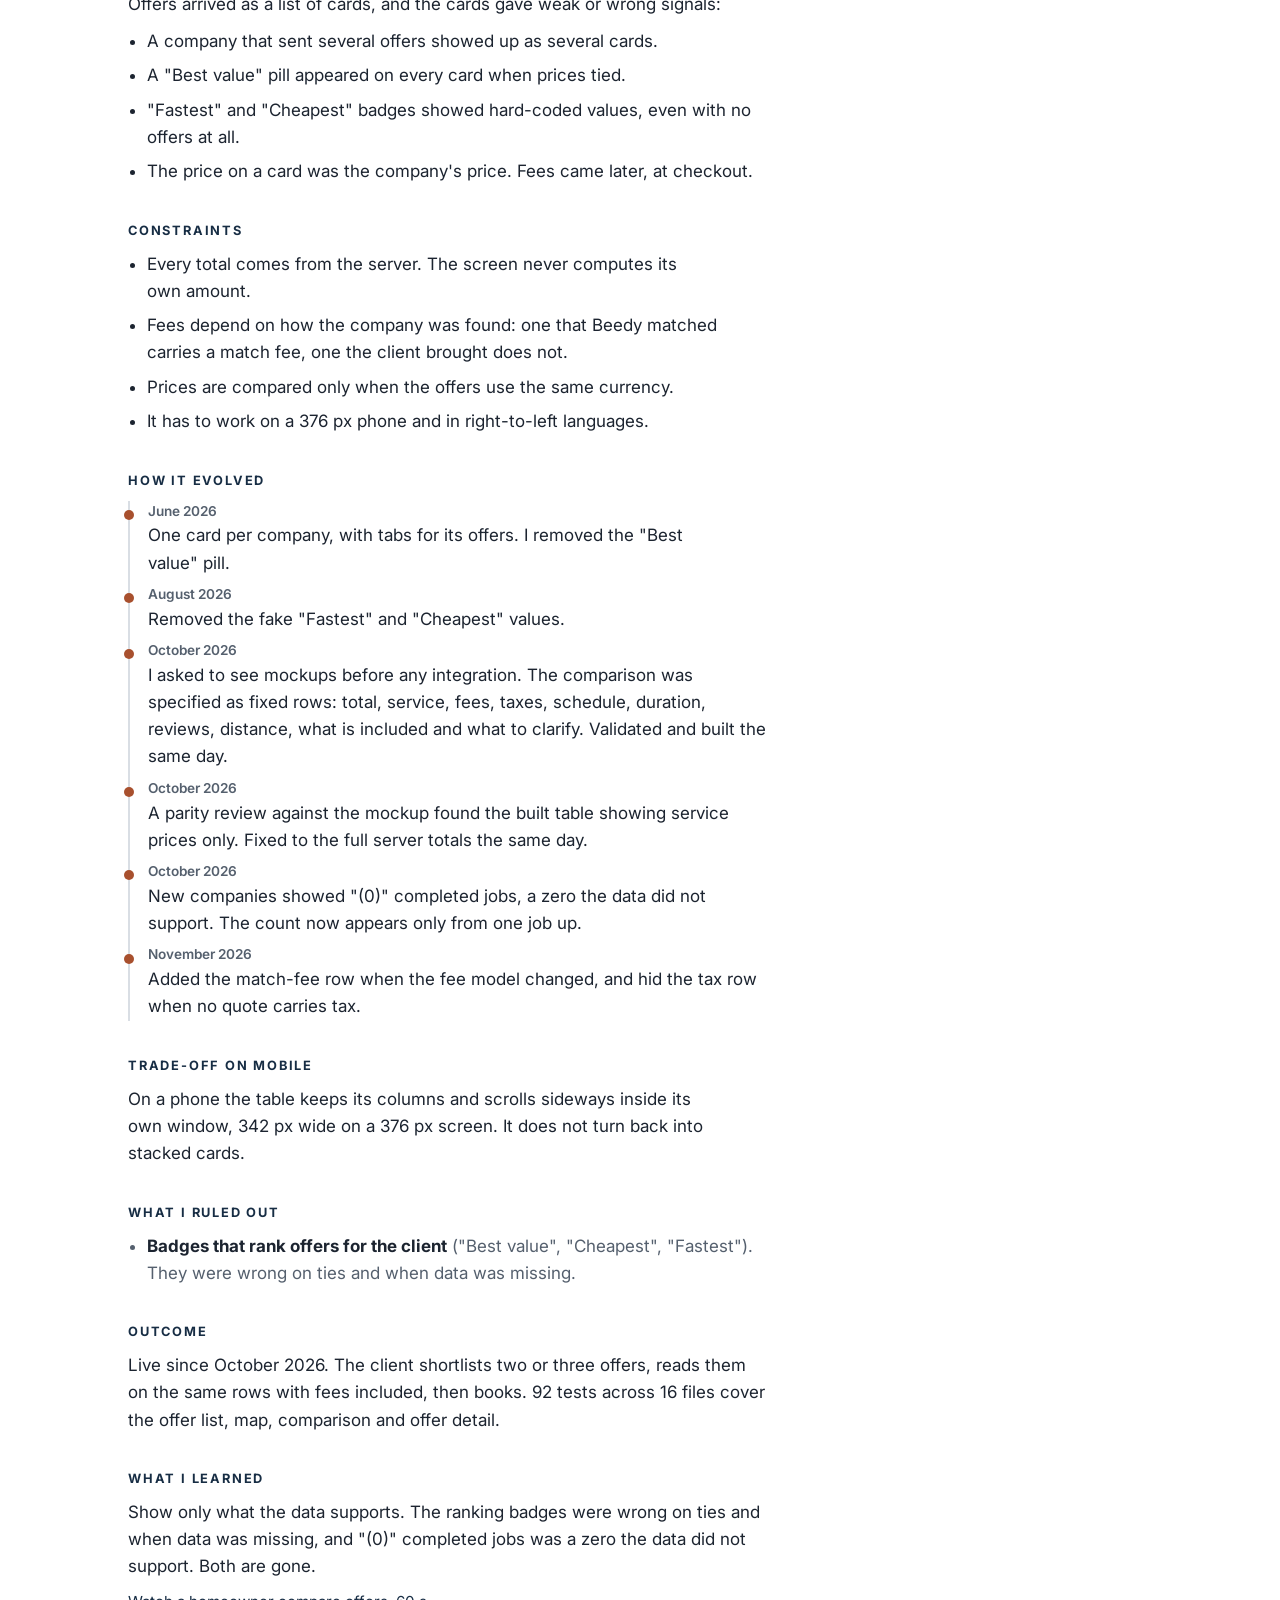
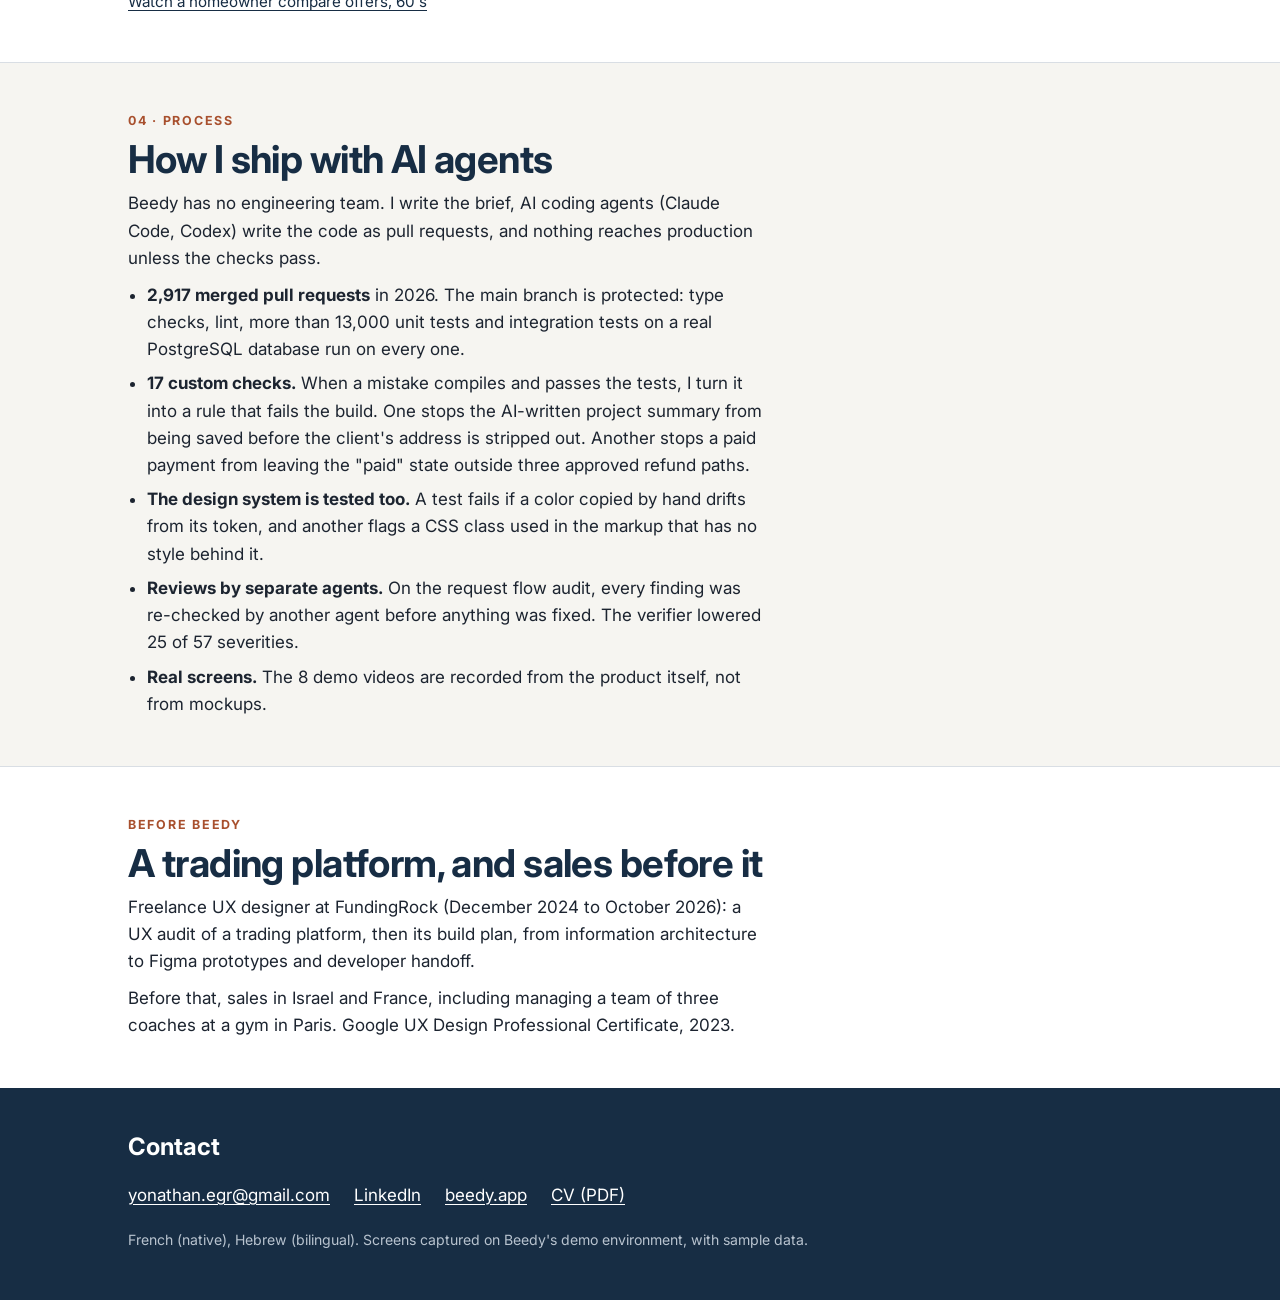
<file: pm/index.html>
<!doctype html>
<html lang="en">
<head>
<meta charset="utf-8">
<meta name="viewport" content="width=device-width, initial-scale=1">
<title>Yonathan Goldschmidt · Product Manager, 0→1</title>
<meta name="description" content="Founder of Beedy, a marketplace where US homeowners put construction work out to bid and pay for it step by step. I decide what to build, design it, and ship it with AI coding agents. Three case studies.">
<meta name="theme-color" content="#172d44">
<link rel="canonical" href="https://yonathanegr-cmyk.github.io/portfolio/pm/">
<meta property="og:type" content="website">
<meta property="og:url" content="https://yonathanegr-cmyk.github.io/portfolio/pm/">
<meta property="og:title" content="Yonathan Goldschmidt · Product Manager, 0→1">
<meta property="og:description" content="Founder of Beedy. I decide what to build, design it, and ship it with AI coding agents. Three case studies.">
<meta property="og:image" content="https://yonathanegr-cmyk.github.io/portfolio/img/og.jpg">
<meta property="og:image:width" content="1200">
<meta property="og:image:height" content="630">
<meta name="twitter:card" content="summary_large_image">
<link rel="preconnect" href="https://fonts.googleapis.com">
<link rel="preconnect" href="https://fonts.gstatic.com" crossorigin>
<link rel="stylesheet" href="https://fonts.googleapis.com/css2?family=Inter:wght@400;600;700&display=swap">
<link rel="stylesheet" href="../site.css">
</head>
<body>
<!-- Entrée Product Manager. Les trois études sont celles de ../index.html, dans un autre ordre :
     une correction de fond s'applique aux deux fichiers. -->

<header class="hero">
  <div class="wrap">
    <p class="kicker">Founder and Product Manager · Herzliya, Israel</p>
    <h1>Yonathan Goldschmidt</h1>
    <p class="lead">I am the founder of Beedy. I decide what to build, I design it, and I ship it with AI coding agents.</p>
    <p class="proof">Beedy lets US homeowners and contractors put construction work out to bid and pay for it step by step. It has been live in Florida since September 2026.</p>
    <ul class="cta">
      <li><a class="btn primary" href="#work">See the case studies</a></li>
      <li><a class="btn" href="https://beedy.app">beedy.app</a></li>
      <li><a class="btn" href="https://www.youtube.com/playlist?list=PLJ3RMMdpBX48">8 demo videos</a></li>
      <li><a class="btn" href="Yonathan-Goldschmidt-CV-Product-Manager.pdf">CV (PDF)</a></li>
    </ul>
  </div>
</header>

<main>
  <nav class="toc wrap" id="work" aria-label="Case studies">
    <p class="kicker">Selected work</p>
    <ol>
      <li><a href="#steps"><b>01</b><strong>Paying step by step, on evidence</strong><span>One step funded ahead, approved on photos</span></a></li>
      <li><a href="#request"><b>02</b><strong>A request a contractor can price</strong><span>From a 5-step wizard to a guided conversation</span></a></li>
      <li><a href="#compare"><b>03</b><strong>Comparing offers on the same rows</strong><span>The total the client will pay, before they choose</span></a></li>
      <li><a href="#agents"><b>04</b><strong>How I ship with AI agents</strong><span>Specs, pull requests and the checks that guard them</span></a></li>
    </ol>
  </nav>

  <!-- 01 -->
  <article class="case" id="steps">
    <div class="wrap">
      <p class="kicker">Case study 01 · Staged payment and step approval · Jun to Nov 2026</p>
      <h2>Paying step by step, on evidence</h2>
      <p class="summary">The product said "Pay step by step", but checkout charged the whole job up front. Now the client funds one step ahead and approves each step on a checklist with photos, and the company is paid at each approval. Live since November 2026.</p>
      <dl class="facts">
        <div><dt>My role</dt><dd>Founder. Product calls and design, terms reviewed with a Florida lawyer.</dd></div>
        <div><dt>Scope</dt><dd>Checkout, step approval, payouts, lateness and penalties.</dd></div>
        <div><dt>Status</dt><dd>Live. Last flags opened on November 18 to 20, 2026.</dd></div>
      </dl>

      <figure class="shot">
        <a href="../img/03-step.jpg"><picture><source media="(max-width: 47.99rem)" srcset="../img/03-step-m.jpg" width="810" height="1280"><img src="../img/03-step.jpg" width="1600" height="1000" loading="lazy" alt="An approved work step: its scope, a checklist, and one photo for each checklist point."></picture></a>
        <figcaption>An approved step, seen by the homeowner. Demo environment, sample data.</figcaption>
      </figure>

      <div class="body">
        <h3>The problem</h3>
        <ul>
          <li>The product said "Pay step by step", but checkout charged the whole job up front.</li>
          <li>"It's done" did not tell the client whether it was done well.</li>
          <li>A late or cancelled job cost the company nothing, and damage was settled with a free-text amount.</li>
        </ul>

        <h3>Constraints</h3>
        <ul>
          <li>The card is saved at checkout and charged again for each step. Card fees repeat with every charge, so step payment applies only above a minimum job amount.</li>
          <li>Under Florida law a late penalty must be a reasonable estimate of the harm. The schedule is modest and capped: one free day, then 2% a day, up to 10%.</li>
          <li>A step can start only when the previous one is approved and the next one is funded.</li>
        </ul>

        <h3>How it evolved</h3>
        <ol class="steps">
          <li><time>June 2026</time>Companies propose work steps in their offer. The first step starts on its own when work starts, on the server.</li>
          <li><time>October 2026</time>The real change. Checkout charges the diagnostic and step 1, and each approval funds the next step. The design went through a counter-review that raised 14 objections, then a second pass, and shipped in six pull requests.</li>
          <li><time>October to November 2026</time>First rule: approving a step moves no money, and everything is paid out 14 days after the last step. I reversed it in November: each work step is paid out when it is approved, and only the final holdback waits 14 days. It opened in production once the terms were updated.</li>
          <li><time>November 2026</time>A penalty schedule per step, for lateness and cancellation.</li>
          <li><time>November 2026</time>Step verification: a checklist per step with one photo per point, an optional AI review of the photos against the step's requirements (both sides must consent), a frozen PDF report for both sides, and a rework path when the client has reservations. A run on the demo environment found five defects, fixed before opening.</li>
          <li><time>November 2026</time>Lateness, second version. The old clock started when the company clicked "start", so a company that waited three weeks between steps was never late. The clock now starts when the step is ready. A company can ask for up to 3 more days once per step, and 48 hours of client silence counts as yes. The client can waive the penalty when approving.</li>
        </ol>

        <h3>What I ruled out</h3>
        <ul class="out">
          <li><strong>One payout 14 days after the last step.</strong> Replaced by a payout at each approval.</li>
          <li><strong>Starting the first step from the browser.</strong> It could race with the server and cost a second round trip.</li>
          <li><strong>Bank transfers and wallets in the first version.</strong> Cards only, one automatic charge attempt per step.</li>
        </ul>

        <h3>Outcome</h3>
        <p>Live in production. Each approved step produces a PDF report sent to both parties, and a company never starts a step that is not funded. Too new for usage figures.</p>

        <h3>What I learned</h3>
        <p>Check what starts the clock. The first lateness rule counted from the company's own click on "start", so a company that waited three weeks between steps was never late. The clock now starts when the step is ready.</p>

        <p class="video"><a href="https://youtu.be/-7ao24kmiCw">Watch a contractor pay subs step by step, 85&nbsp;s</a></p>
      </div>
    </div>
  </article>

  <!-- 02 -->
  <article class="case" id="request">
    <div class="wrap">
      <p class="kicker">Case study 02 · Homeowner request · Jun to Nov 2026</p>
      <h2>A request a contractor can price</h2>
      <p class="summary">The first request form was a five-step wizard, and contractors often received "New service request" as the only description. I replaced it with a short guided conversation that ends in a project file a company can price. Live in production.</p>
      <dl class="facts">
        <div><dt>My role</dt><dd>Founder. Every product call and the design. AI agents wrote the code.</dd></div>
        <div><dt>Scope</dt><dd>Request flow, project file, confirmation page. 8 languages.</dd></div>
        <div><dt>Status</dt><dd>Live. 166 commits on this flow since August 2026.</dd></div>
      </dl>

      <figure class="shot">
        <a href="../img/01-request.jpg"><picture><source media="(max-width: 47.99rem)" srcset="../img/01-request-m.jpg" width="1000" height="1080"><img src="../img/01-request.jpg" width="1600" height="1000" loading="lazy" alt="Request page: project name, trade, location and a free description on the left, plans and photos on the right."></picture></a>
        <figcaption>The request page. Demo environment, sample data.</figcaption>
      </figure>

      <div class="body">
        <h3>The problem</h3>
        <p>The first version was a five-step wizard, and it failed in ways I could list:</p>
        <ul>
          <li>"Step 1 of 5" became 7 or 8 steps once the AI questions arrived, so the progress bar went backwards.</li>
          <li>A photo and a successful AI analysis were both required. When the AI provider was down, nobody could send a request.</li>
          <li>Signing up by email at the end lost the whole request: the confirmation link opened in another tab.</li>
          <li>Contractors often received "New service request" as the only description.</li>
        </ul>

        <h3>Constraints</h3>
        <ul>
          <li>The client stays anonymous until they publish. A company sees the address only after the client accepts its offer.</li>
          <li>AI calls are rate-limited per visitor, and one conversation makes many calls.</li>
          <li>Answers come back as structured data, not streamed text, so the wait needs its own design.</li>
          <li>Every string ships in 8 languages (11 regional variants), including Hebrew and Arabic.</li>
        </ul>

        <h3>How it evolved</h3>
        <ol class="steps">
          <li><time>June 2026</time>I blocked "Continue" until the AI photo analysis succeeded. Requests stopped arriving half empty, but the AI became a single point of failure.</li>
          <li><time>August 2026</time>Agents mapped the old wizard end to end and listed ten open questions for me. I answered them, then validated a new design on an interactive prototype: a short scripted conversation in six phases, with the AI used only for the follow-up questions. Photos strongly encouraged, never required. A local draft, so a refresh loses nothing. A 6-digit code inside the thread instead of an email link.</li>
          <li><time>August to September 2026</time>"Extend my house" used to mean five unrelated requests. A request that spans several trades now opens a project, with one part per trade.</li>
          <li><time>September 2026</time>The confirmation page was 3,536&nbsp;px tall on a phone: 4.4 screens, 679&nbsp;px of it repeated. I cut it to a receipt, one summary card and three collapsed sections.</li>
          <li><time>September 2026</time>An audit of the full flow returned 57 findings. Nine changes I asked for shipped as ten pull requests over two days.</li>
          <li><time>October 2026</time>A second audit, this time with real AI calls. A turn that asked nothing still cost 8,333 input tokens, and publishing took 8.7&nbsp;s with AI against 49&nbsp;ms without. The customer-facing fixes shipped the next day.</li>
        </ol>

        <h3>What I ruled out</h3>
        <ul class="out">
          <li><strong>Blocking on photos and AI analysis.</strong> My own June decision, reversed in August: a request should never depend on a third-party model being up.</li>
          <li><strong>A price estimate on large projects.</strong> A number produced by a model becomes a promise, then a dispute.</li>
          <li><strong>The confirmation email link.</strong> Replaced by a code typed in the same screen.</li>
          <li><strong>Publishing every part of a project at once.</strong> Each part goes out on its own, when the client is ready.</li>
        </ul>

        <h3>Outcome</h3>
        <p>Live in production. A request now ends with a project file: the client's words, their answers, the suggested work steps and their plans. It is what companies read before they price, and the address stays hidden until the client chooses.</p>

        <h3>What I learned</h3>
        <p>A required step must not depend on a third party. In June I made the AI photo analysis mandatory, and when the AI provider was down nobody could send a request. I reversed it in August.</p>

        <p class="video"><a href="https://youtu.be/icHGkOKjvtI">Watch the homeowner flow, 60&nbsp;s</a></p>
      </div>
    </div>
  </article>

  <!-- 03 -->
  <article class="case" id="compare">
    <div class="wrap">
      <p class="kicker">Case study 03 · Offer comparison · Jun to Nov 2026</p>
      <h2>Comparing offers on the same rows</h2>
      <p class="summary">Offer cards showed the company's price, and fees came later, at checkout. I added a comparison: up to three offers on the same rows, with the total the client will actually pay. Live since October 2026.</p>
      <dl class="facts">
        <div><dt>My role</dt><dd>Founder. Product calls and design. Mockup reviewed before any code.</dd></div>
        <div><dt>Scope</dt><dd>Offer list, comparison table, fees shown to the client.</dd></div>
        <div><dt>Status</dt><dd>Live since October 2026, four fixes after launch.</dd></div>
      </dl>

      <figure class="shot pan">
        <a href="../img/02-compare.jpg"><picture><source media="(max-width: 47.99rem)" srcset="../img/02-compare-m.jpg" width="1720" height="1300"><img src="../img/02-compare.jpg" width="1600" height="1000" loading="lazy" alt="Comparison table of three offers: service amount, Beedy fee, match fee, total with fees and taxes, availability, duration, reviews, distance and what the quote includes."></picture></a>
        <figcaption><span class="m-only">Swipe sideways to see the three offers. </span>The comparison, opened from the offer list. Demo environment, sample data.</figcaption>
      </figure>

      <div class="body">
        <h3>The problem</h3>
        <p>Offers arrived as a list of cards, and the cards gave weak or wrong signals:</p>
        <ul>
          <li>A company that sent several offers showed up as several cards.</li>
          <li>A "Best value" pill appeared on every card when prices tied.</li>
          <li>"Fastest" and "Cheapest" badges showed hard-coded values, even with no offers at all.</li>
          <li>The price on a card was the company's price. Fees came later, at checkout.</li>
        </ul>

        <h3>Constraints</h3>
        <ul>
          <li>Every total comes from the server. The screen never computes its own amount.</li>
          <li>Fees depend on how the company was found: one that Beedy matched carries a match fee, one the client brought does not.</li>
          <li>Prices are compared only when the offers use the same currency.</li>
          <li>It has to work on a 376&nbsp;px phone and in right-to-left languages.</li>
        </ul>

        <h3>How it evolved</h3>
        <ol class="steps">
          <li><time>June 2026</time>One card per company, with tabs for its offers. I removed the "Best value" pill.</li>
          <li><time>August 2026</time>Removed the fake "Fastest" and "Cheapest" values.</li>
          <li><time>October 2026</time>I asked to see mockups before any integration. The comparison was specified as fixed rows: total, service, fees, taxes, schedule, duration, reviews, distance, what is included and what to clarify. Validated and built the same day.</li>
          <li><time>October 2026</time>A parity review against the mockup found the built table showing service prices only. Fixed to the full server totals the same day.</li>
          <li><time>October 2026</time>New companies showed "(0)" completed jobs, a zero the data did not support. The count now appears only from one job up.</li>
          <li><time>November 2026</time>Added the match-fee row when the fee model changed, and hid the tax row when no quote carries tax.</li>
        </ol>

        <h3>Trade-off on mobile</h3>
        <p>On a phone the table keeps its columns and scrolls sideways inside its own window, 342&nbsp;px wide on a 376&nbsp;px screen. It does not turn back into stacked cards.</p>

        <h3>What I ruled out</h3>
        <ul class="out">
          <li><strong>Badges that rank offers for the client</strong> ("Best value", "Cheapest", "Fastest"). They were wrong on ties and when data was missing.</li>
        </ul>

        <h3>Outcome</h3>
        <p>Live since October 2026. The client shortlists two or three offers, reads them on the same rows with fees included, then books. 92 tests across 16 files cover the offer list, map, comparison and offer detail.</p>

        <h3>What I learned</h3>
        <p>Show only what the data supports. The ranking badges were wrong on ties and when data was missing, and "(0)" completed jobs was a zero the data did not support. Both are gone.</p>

        <p class="video"><a href="https://youtu.be/icHGkOKjvtI">Watch a homeowner compare offers, 60&nbsp;s</a></p>
      </div>
    </div>
  </article>

  <!-- 04 -->
  <section class="section alt" id="agents">
    <div class="wrap">
      <p class="kicker">04 · Process</p>
      <h2>How I ship with AI agents</h2>
      <div class="body">
        <p>Beedy has no engineering team. I write the brief, AI coding agents (Claude Code, Codex) write the code as pull requests, and nothing reaches production unless the checks pass.</p>
        <ul>
          <li><strong>2,917 merged pull requests</strong> in 2026. The main branch is protected: type checks, lint, more than 13,000 unit tests and integration tests on a real PostgreSQL database run on every one.</li>
          <li><strong>17 custom checks.</strong> When a mistake compiles and passes the tests, I turn it into a rule that fails the build. One stops the AI-written project summary from being saved before the client's address is stripped out. Another stops a paid payment from leaving the "paid" state outside three approved refund paths.</li>
          <li><strong>The design system is tested too.</strong> A test fails if a color copied by hand drifts from its token, and another flags a CSS class used in the markup that has no style behind it.</li>
          <li><strong>Reviews by separate agents.</strong> On the request flow audit, every finding was re-checked by another agent before anything was fixed. The verifier lowered 25 of 57 severities.</li>
          <li><strong>Real screens.</strong> The 8 demo videos are recorded from the product itself, not from mockups.</li>
        </ul>
      </div>
    </div>
  </section>

  <section class="section" id="before">
    <div class="wrap">
      <p class="kicker">Before Beedy</p>
      <h2>A trading platform, and sales before it</h2>
      <div class="body">
        <p>Freelance UX designer at FundingRock (December 2024 to October 2026): a UX audit of a trading platform, then its build plan, from information architecture to Figma prototypes and developer handoff.</p>
        <p>Before that, sales in Israel and France, including managing a team of three coaches at a gym in Paris. Google UX Design Professional Certificate, 2023.</p>
      </div>
    </div>
  </section>
</main>

<footer id="contact">
  <div class="wrap">
    <h2>Contact</h2>
    <ul>
      <li><a href="mailto:yonathan.egr@gmail.com">yonathan.egr@gmail.com</a></li>
      <li><a href="https://www.linkedin.com/in/yonathan-g-806021127">LinkedIn</a></li>
      <li><a href="https://beedy.app">beedy.app</a></li>
      <li><a href="Yonathan-Goldschmidt-CV-Product-Manager.pdf">CV (PDF)</a></li>
    </ul>
    <p>French (native), Hebrew (bilingual). Screens captured on Beedy's demo environment, with sample data.</p>
  </div>
</footer>

</body>
</html>
</file>
<file: site.css>
:root {
  --navy: #172d44;
  --terra: #a8502e;
  --ink: #1c2430;
  --muted: #55606e;
  --line: #d9dee4;
  --ivory: #f6f5f1;
  --paper: #ffffff;
  --measure: 40rem;
  color-scheme: light;
}

* { box-sizing: border-box; }
html { -webkit-text-size-adjust: 100%; scroll-behavior: smooth; }
@media (prefers-reduced-motion: reduce) { html { scroll-behavior: auto; } }
body {
  margin: 0;
  font-family: "Inter", system-ui, -apple-system, "Segoe UI", Roboto, Helvetica, Arial, sans-serif;
  font-size: 1.0625rem;
  line-height: 1.6;
  color: var(--ink);
  background: var(--paper);
}
p, li { text-wrap: pretty; }
a { color: var(--navy); text-underline-offset: 0.18em; }
a:focus-visible, button:focus-visible { outline: 3px solid var(--terra); outline-offset: 3px; border-radius: 4px; }
img { max-width: 100%; height: auto; display: block; }

.wrap { max-width: 68rem; margin: 0 auto; padding: 0 1rem; }
@media (min-width: 48rem) { .wrap { padding: 0 2rem; } }

.kicker {
  margin: 0;
  font-size: 0.78rem;
  font-weight: 700;
  letter-spacing: 0.14em;
  text-transform: uppercase;
  color: var(--terra);
}

/* Premier écran */
.hero { background: var(--ivory); border-bottom: 1px solid var(--line); }
.hero .wrap { padding-top: 2.25rem; padding-bottom: 2.25rem; }
@media (min-width: 48rem) { .hero .wrap { padding-top: 5rem; padding-bottom: 4.5rem; } }
.hero h1 {
  margin: 0.5rem 0 0;
  font-size: clamp(2.1rem, 7vw, 3.6rem);
  line-height: 1.04;
  letter-spacing: -0.02em;
  color: var(--navy);
}
.hero .lead {
  margin: 1rem 0 0;
  max-width: 36rem;
  font-size: clamp(1.15rem, 3.4vw, 1.45rem);
  line-height: 1.4;
}
.hero .proof { margin: 0.9rem 0 0; max-width: 36rem; color: var(--muted); }
.cta { display: flex; flex-wrap: wrap; gap: 0.6rem; margin: 1.5rem 0 0; padding: 0; list-style: none; }
.btn {
  display: inline-flex;
  align-items: center;
  min-height: 2.9rem;
  padding: 0 1.1rem;
  border: 1.5px solid var(--navy);
  border-radius: 999px;
  font-weight: 600;
  font-size: 0.98rem;
  text-decoration: none;
  color: var(--navy);
  background: var(--paper);
}
.btn.primary { background: var(--navy); color: #fff; }
.btn:hover { background: var(--navy); color: #fff; }

/* Sommaire */
.toc { padding-top: 2.5rem; padding-bottom: 1rem; }
.toc ol { margin: 1rem 0 0; padding: 0; list-style: none; border-top: 2px solid var(--navy); }
.toc li { border-bottom: 1px solid var(--line); }
.toc a { display: grid; grid-template-columns: 2.2rem 1fr; gap: 0.25rem 0.5rem; padding: 0.9rem 0; text-decoration: none; color: var(--ink); }
.toc b { color: var(--terra); font-variant-numeric: tabular-nums; }
.toc strong { color: var(--navy); }
.toc span { grid-column: 2; color: var(--muted); font-size: 0.95rem; }

/* Études de cas */
.case { padding: 3rem 0; border-top: 1px solid var(--line); }
.case h2, .section h2 {
  margin: 0.4rem 0 0;
  font-size: clamp(1.6rem, 5vw, 2.4rem);
  line-height: 1.12;
  letter-spacing: -0.015em;
  color: var(--navy);
}
.case .summary { margin: 0.9rem 0 0; max-width: var(--measure); font-size: 1.15rem; }
.facts { display: grid; gap: 0.75rem; margin: 1.5rem 0 0; padding: 0; }
@media (min-width: 48rem) { .facts { grid-template-columns: repeat(3, 1fr); gap: 1.5rem; } }
.facts div { padding-top: 0.6rem; border-top: 2px solid var(--terra); }
.facts dt { font-size: 0.78rem; font-weight: 700; letter-spacing: 0.12em; text-transform: uppercase; color: var(--muted); }
.facts dd { margin: 0.2rem 0 0; font-size: 0.98rem; }

.shot { margin: 2rem 0 0; }
.shot a { display: block; background: var(--ivory); border: 1px solid var(--line); border-radius: 10px; overflow: hidden; }
.shot figcaption { margin-top: 0.5rem; font-size: 0.88rem; color: var(--muted); }
.m-only { display: none; }
@media (max-width: 47.99rem) {
  /* Le tableau garde ses colonnes et défile, comme dans le produit. */
  .shot.pan a { overflow-x: auto; -webkit-overflow-scrolling: touch; }
  .shot.pan img { width: 860px; max-width: none; }
  .m-only { display: inline; }
}

.body { max-width: var(--measure); }
.body h3 {
  margin: 2.2rem 0 0.4rem;
  font-size: 0.8rem;
  font-weight: 700;
  letter-spacing: 0.14em;
  text-transform: uppercase;
  color: var(--navy);
}
.body p { margin: 0.6rem 0 0; }
.body ul, .body ol { margin: 0.6rem 0 0; padding-left: 1.2rem; }
.body li + li { margin-top: 0.45rem; }
.steps { list-style: none; padding-left: 0 !important; border-left: 2px solid var(--line); }
.steps li { position: relative; padding-left: 1.1rem; }
.steps li::before { content: ""; position: absolute; left: -6px; top: 0.55em; width: 10px; height: 10px; border-radius: 50%; background: var(--terra); }
.steps time { display: block; font-size: 0.85rem; font-weight: 600; color: var(--muted); }
.out { color: var(--muted); }
.out strong { color: var(--ink); }
.video { margin: 1.5rem 0 0; font-size: 0.95rem; }

/* Sections pleines */
.section { padding: 3rem 0; border-top: 1px solid var(--line); }
.section.alt { background: var(--ivory); }
.section .body { margin-top: 0.4rem; }

/* Pied */
footer { padding: 2.5rem 0 3rem; background: var(--navy); color: #e8edf2; }
footer a { color: #fff; }
footer h2 { margin: 0; font-size: 1.5rem; color: #fff; }
footer ul { margin: 1rem 0 0; padding: 0; list-style: none; display: flex; flex-wrap: wrap; gap: 0.5rem 1.5rem; }
footer p { margin: 1.25rem 0 0; font-size: 0.88rem; color: #b8c3cf; }

@media print {
  .hero, .section.alt { background: none; }
  .cta, .toc { display: none; }
  .case, .section { break-inside: avoid-page; }
}
</file>
